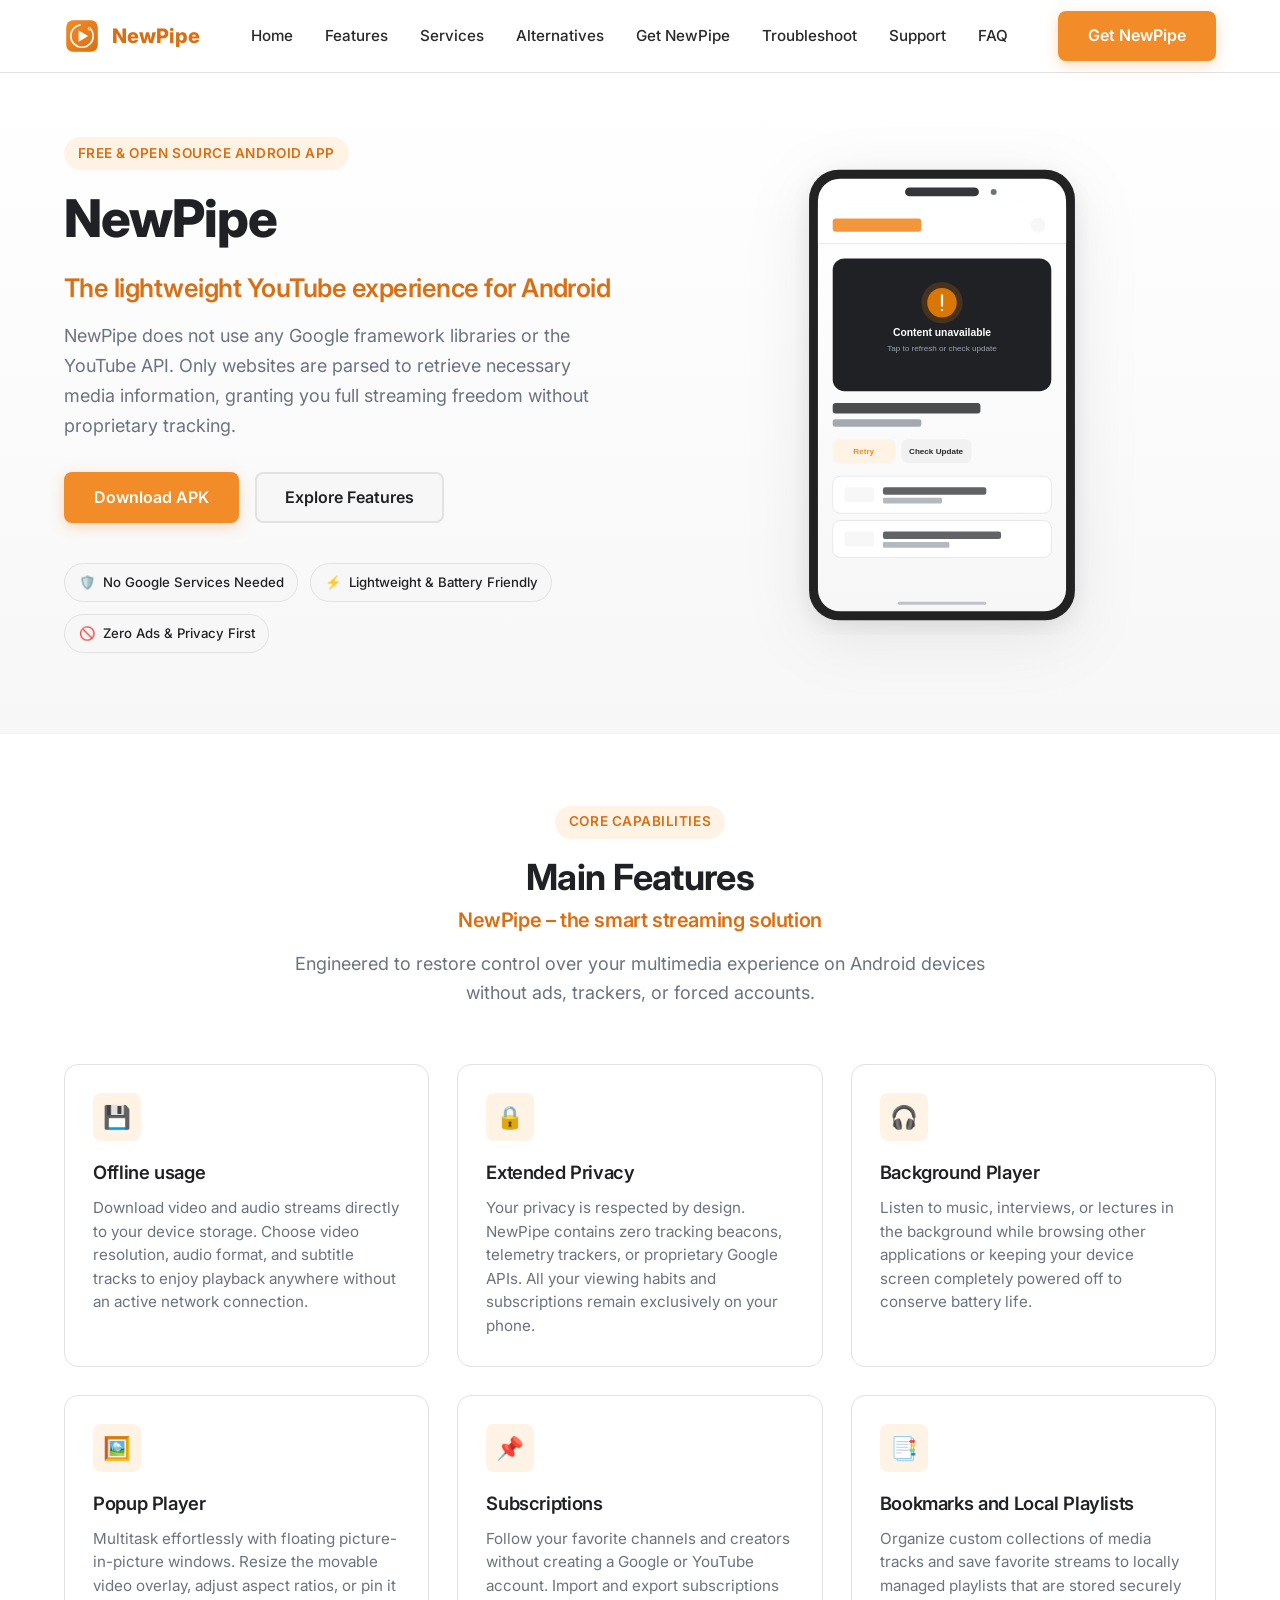
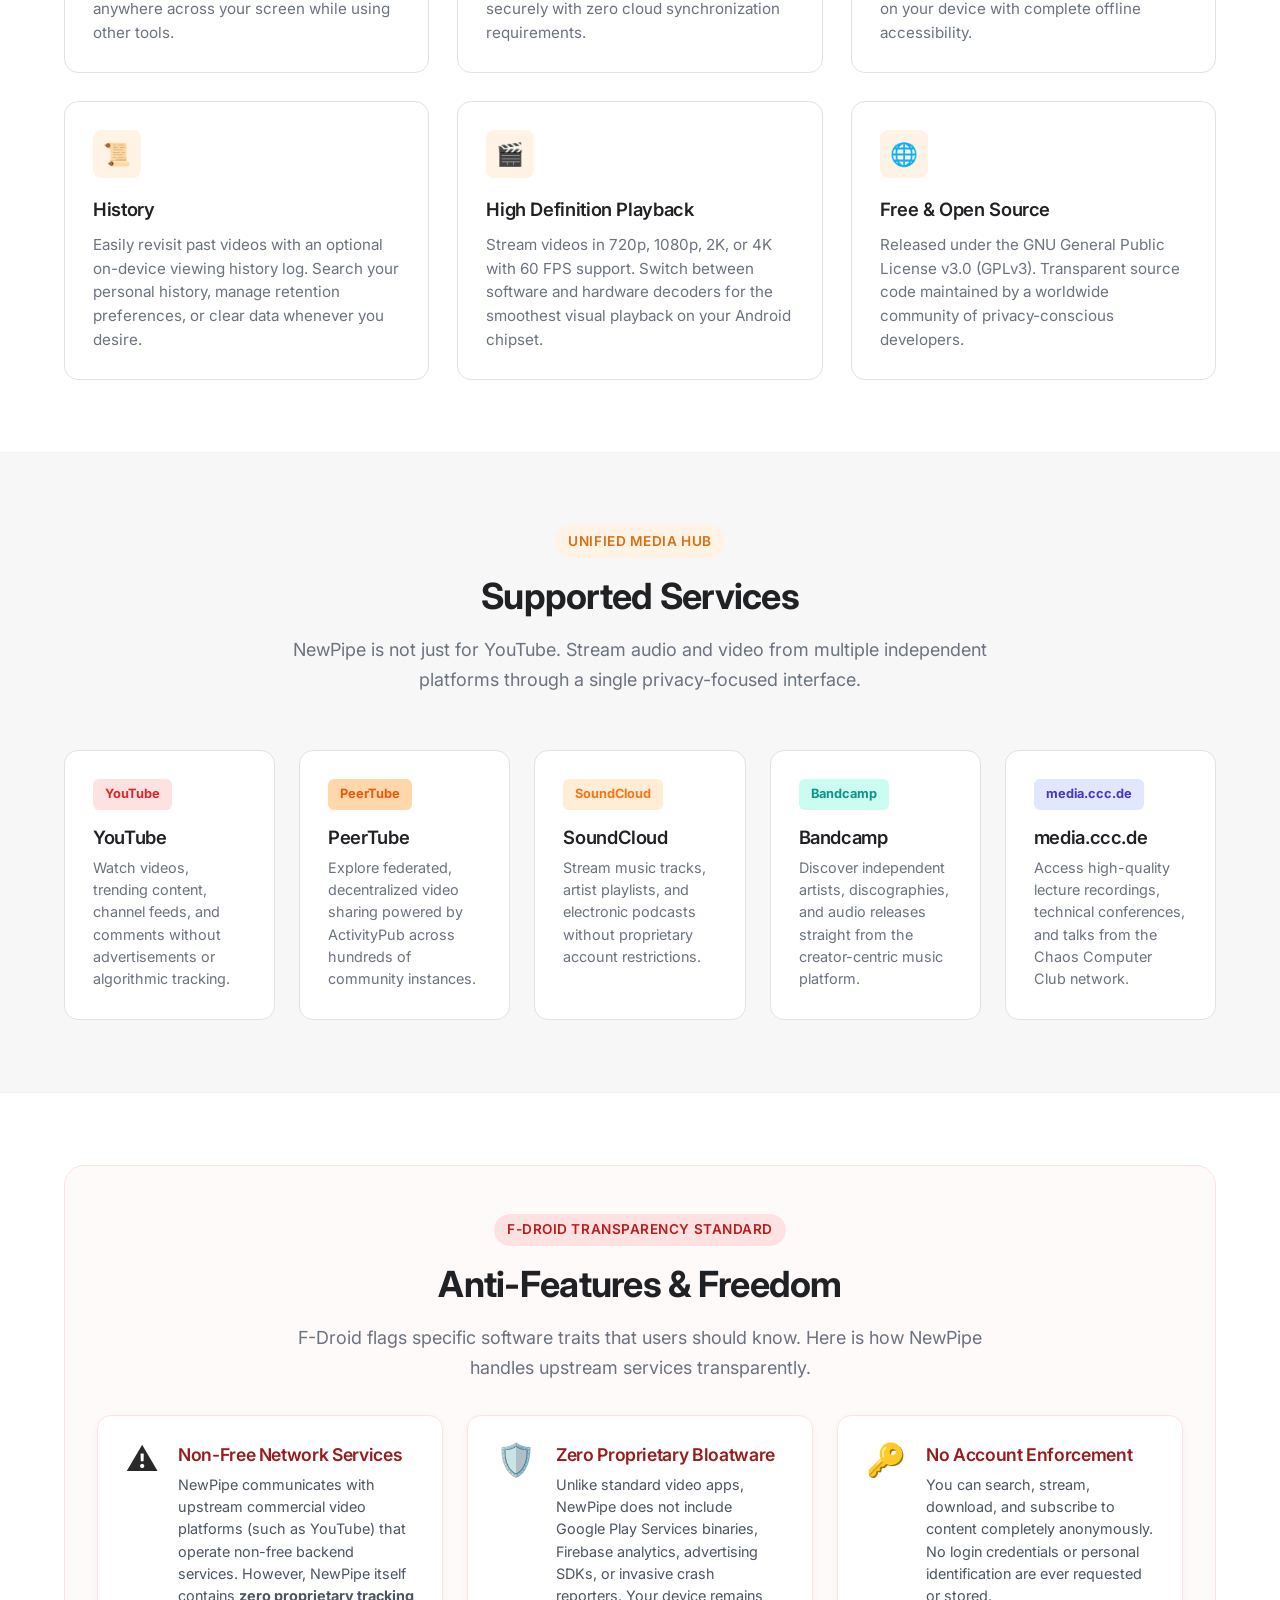
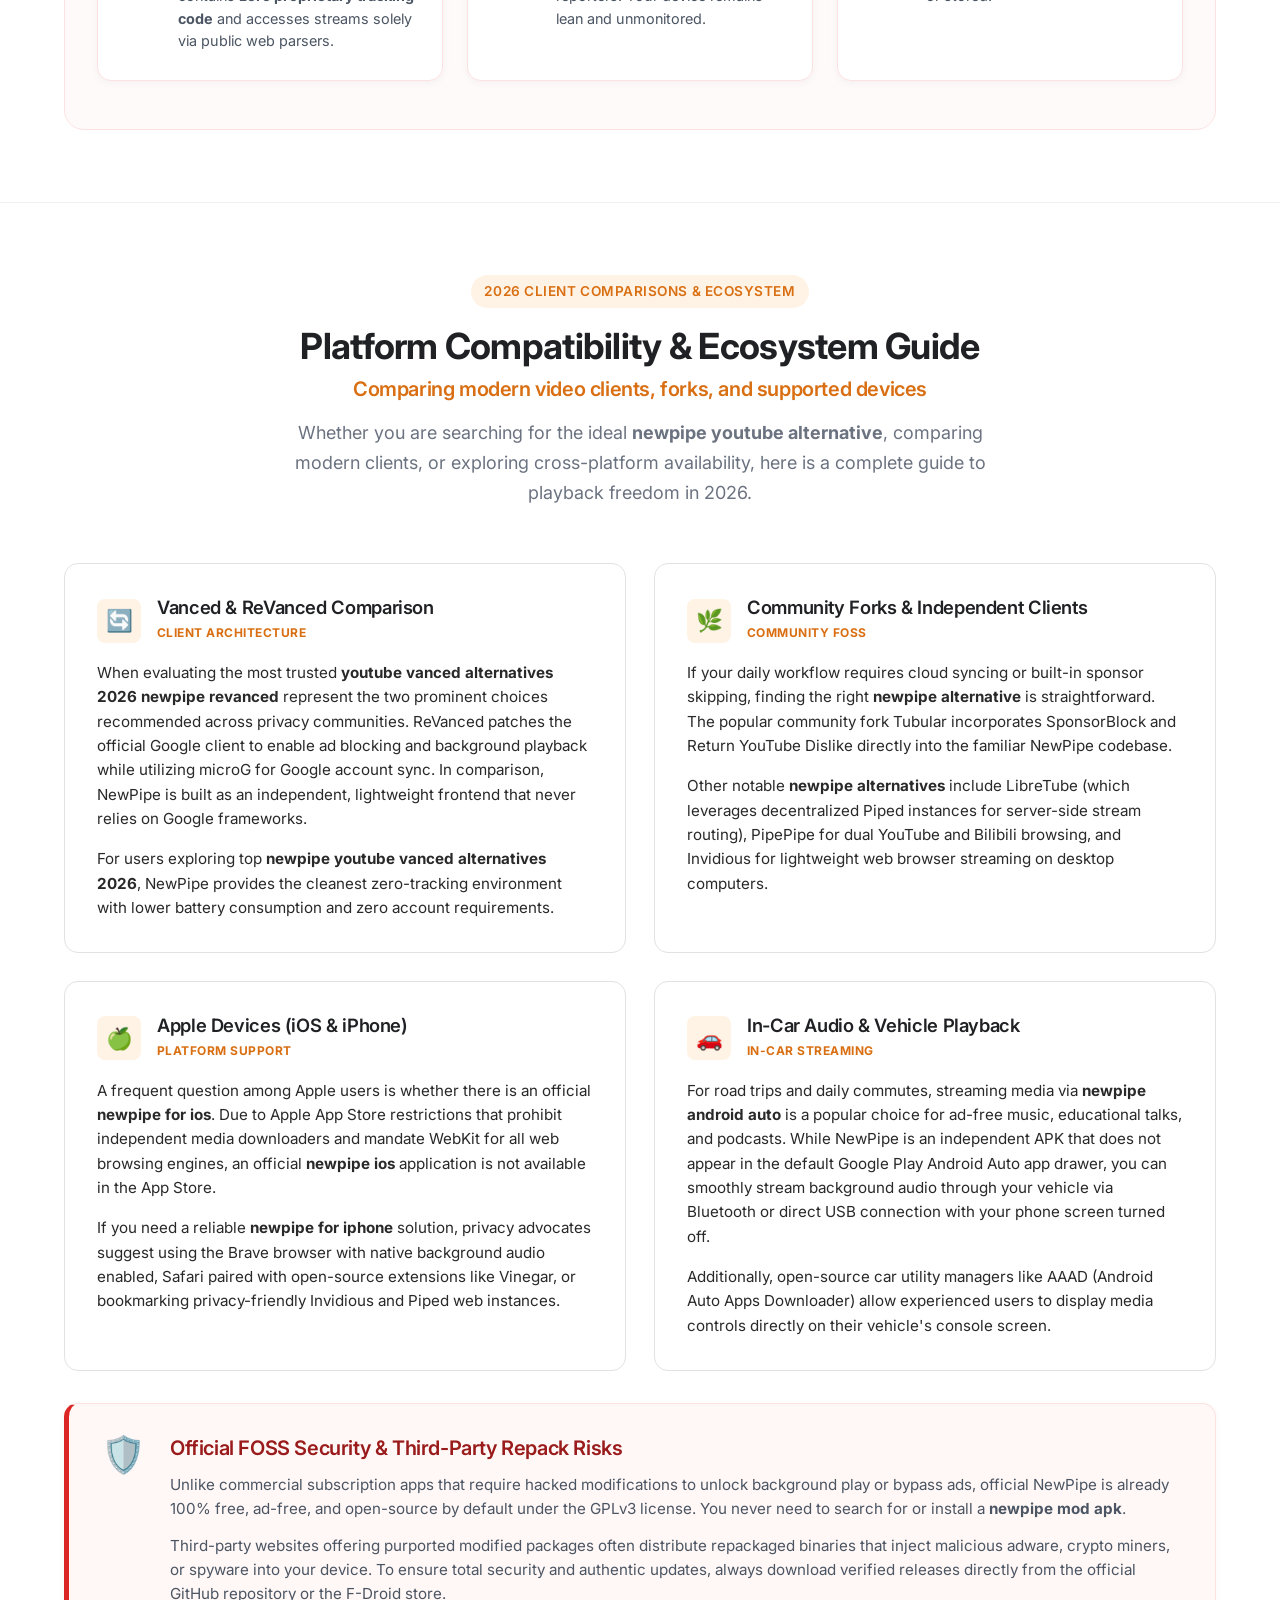
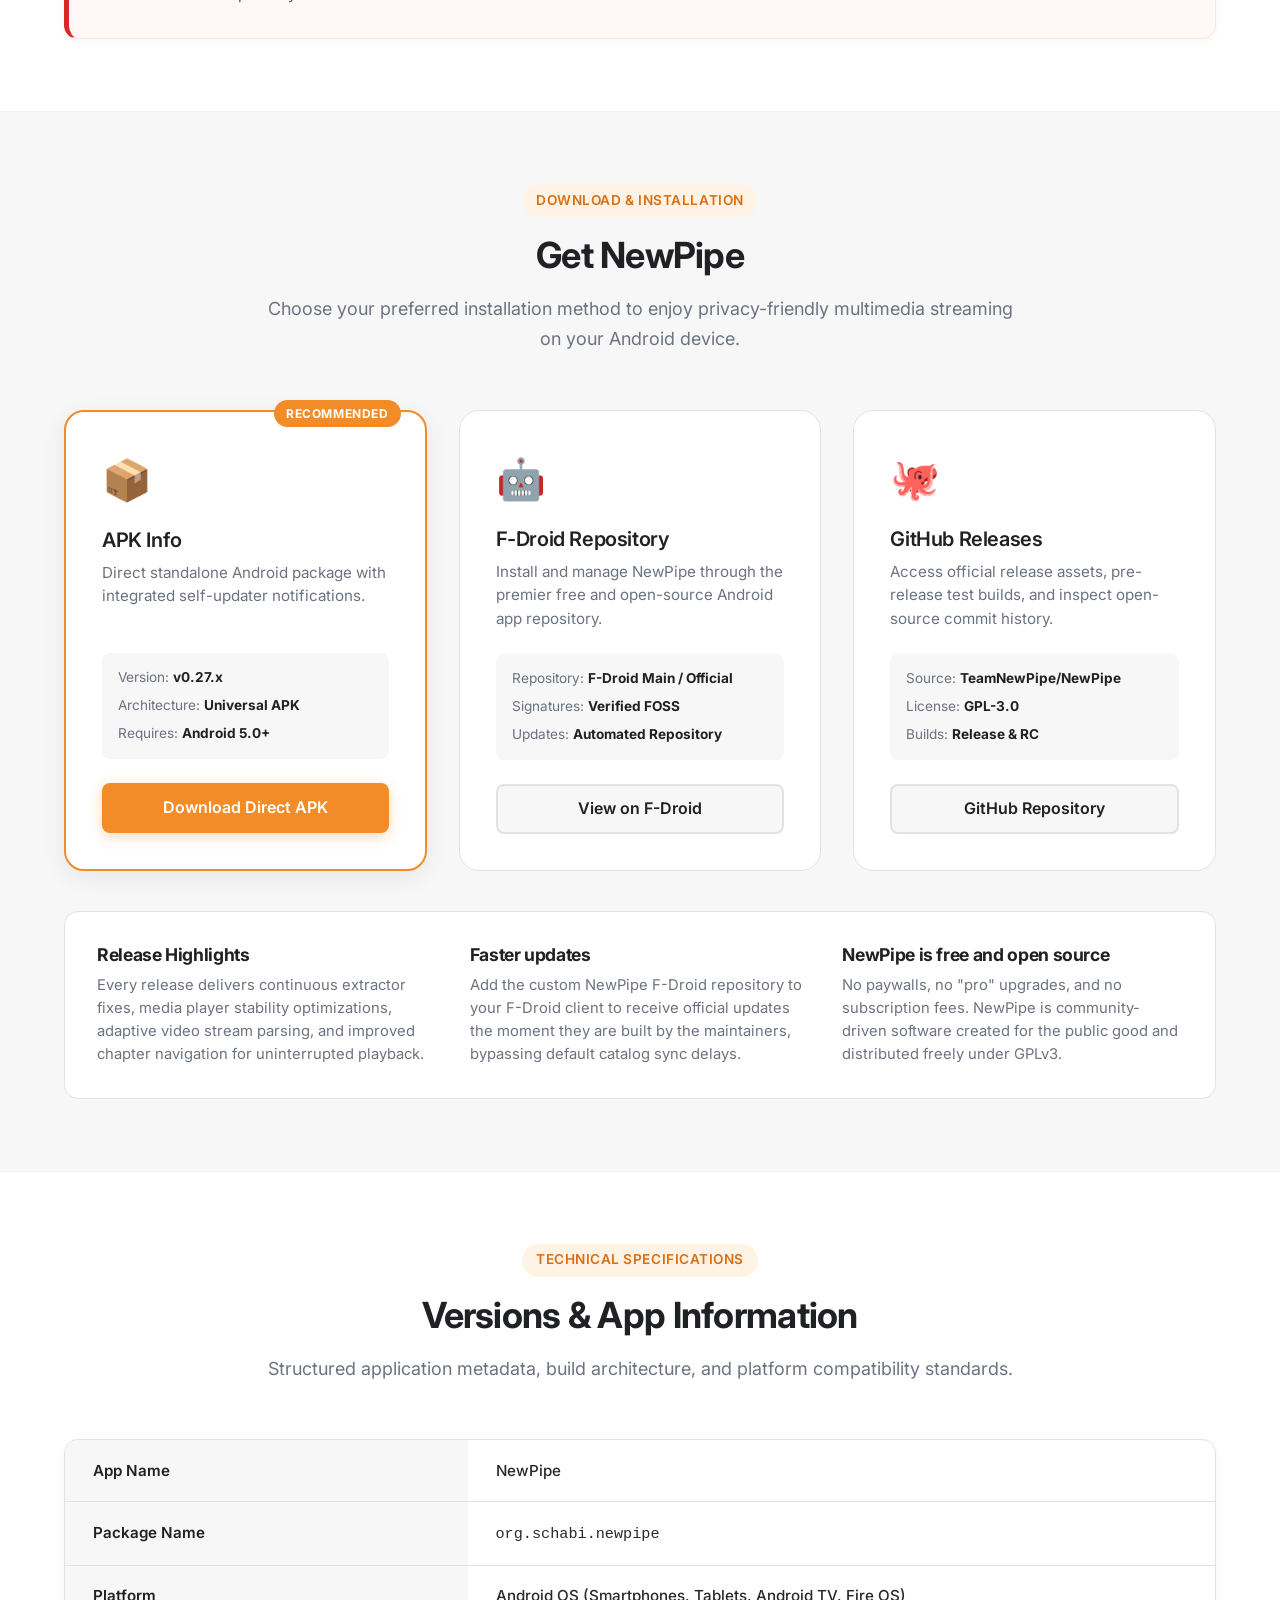
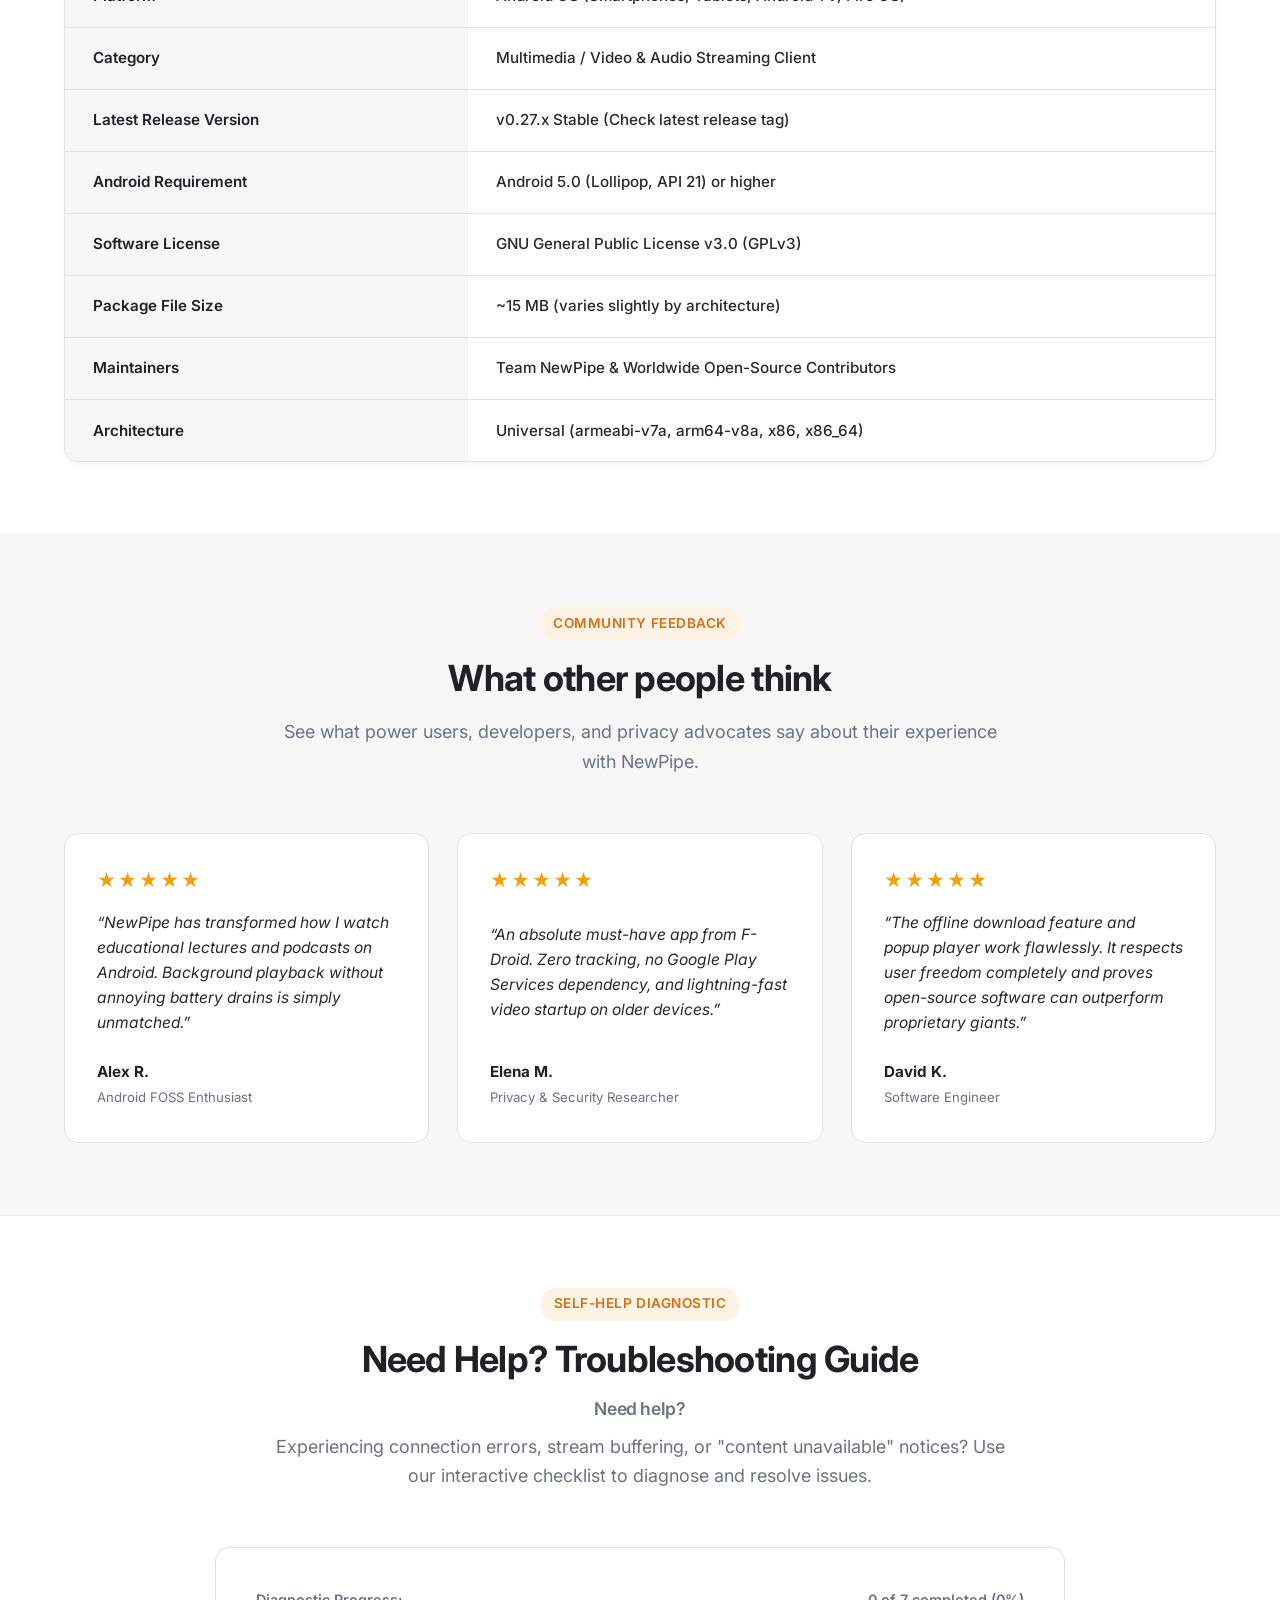
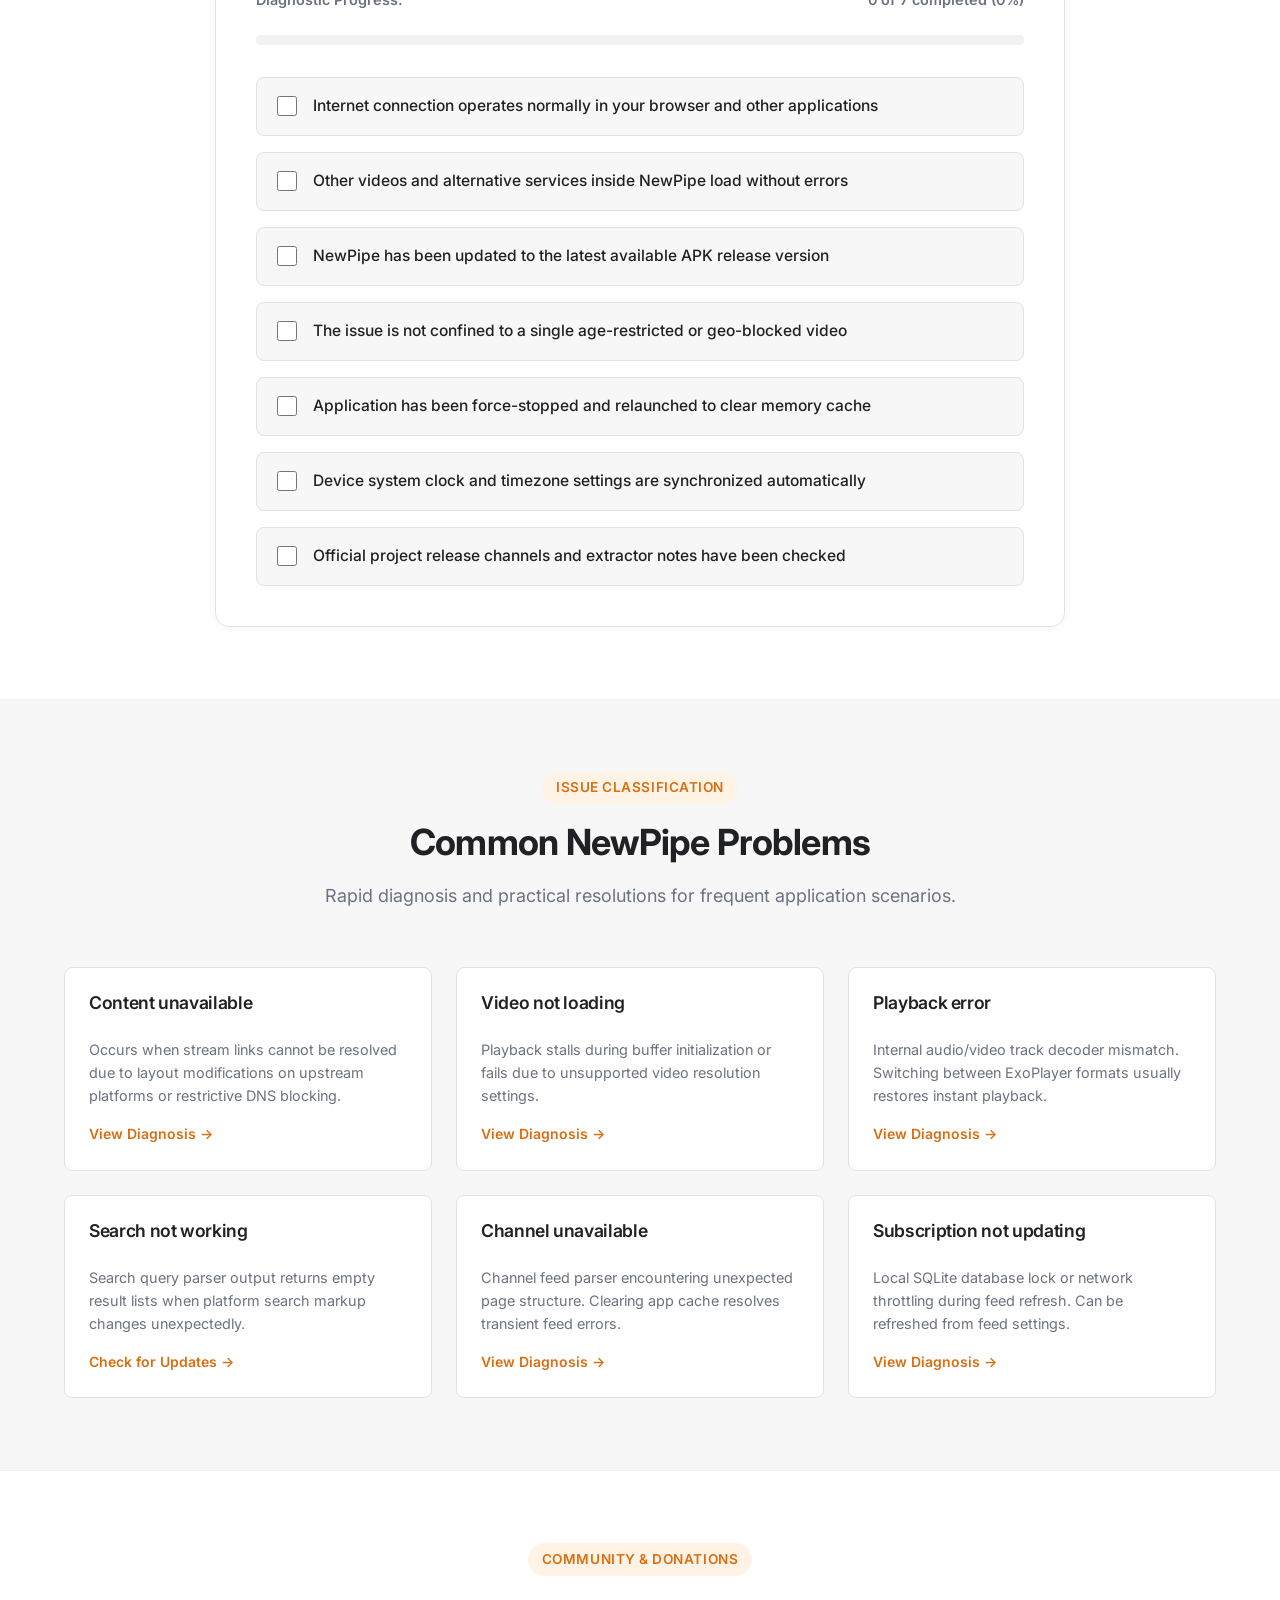
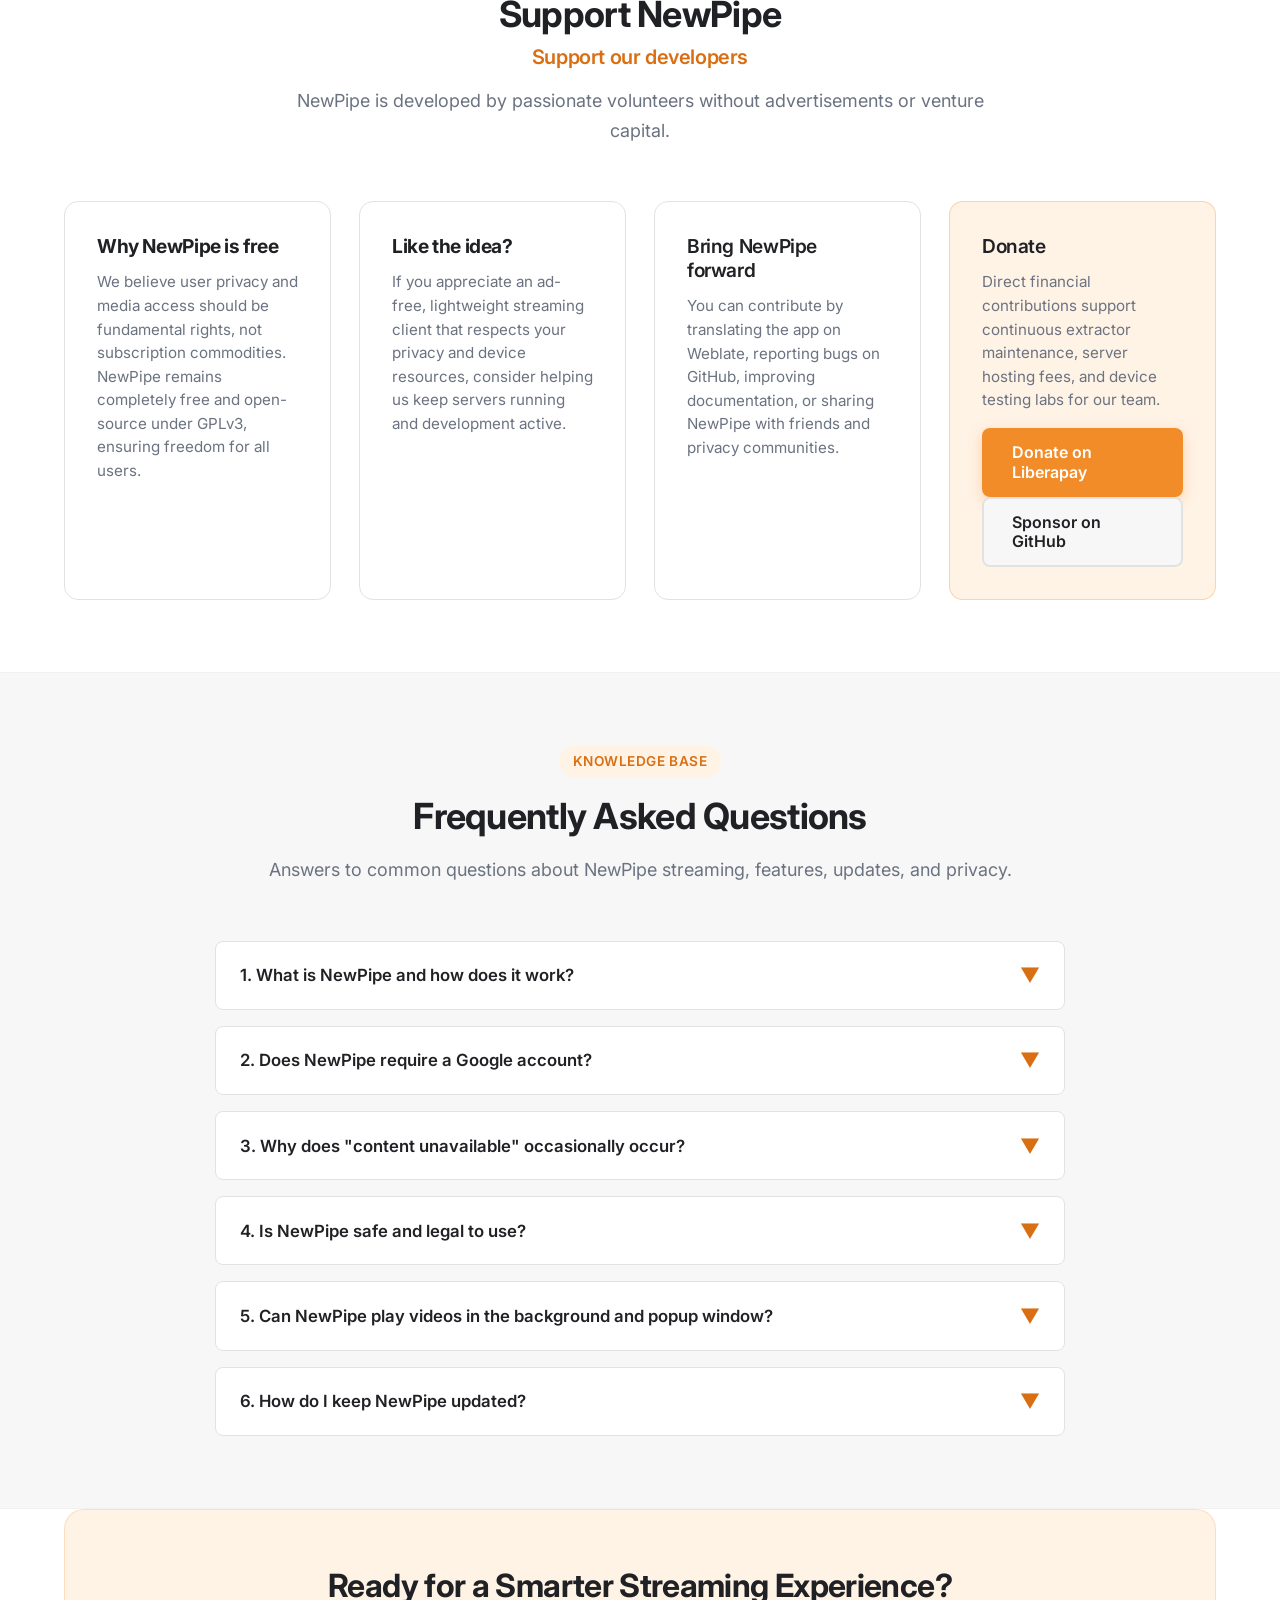
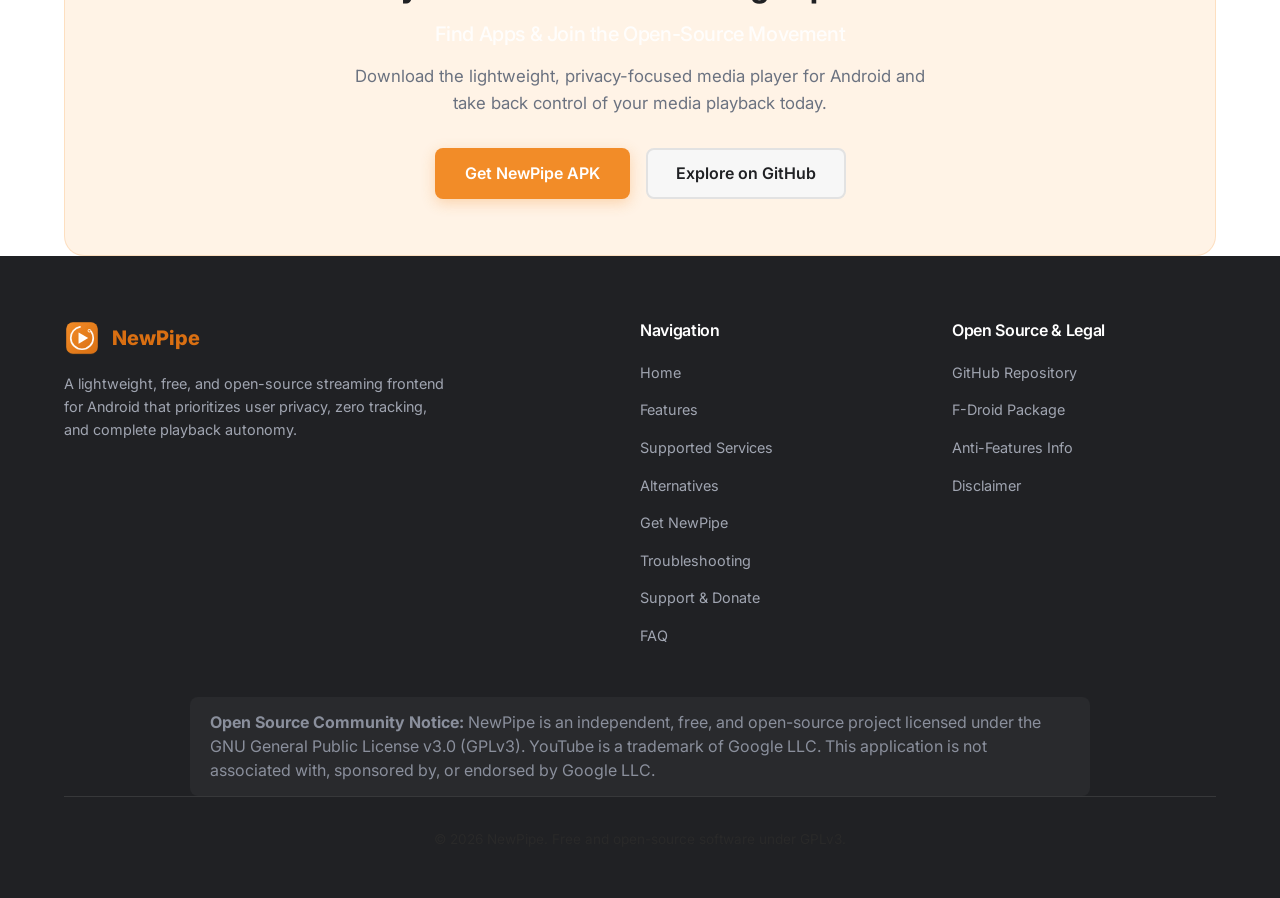
<file: index.html>
<!DOCTYPE html>
<html lang="en">

<head>
  <meta charset="UTF-8">
  <meta name="viewport" content="width=device-width, initial-scale=1.0">
  <title>NewPipe - Free and Open Source YouTube Client for Android</title>
  <meta name="description"
    content="NewPipe offers private YouTube streaming for Android devices with popup and background playback. Download the free open-source APK now for private viewing!">
  <meta name="keywords"
    content="NewPipe, NewPipe APK, free YouTube client, open source YouTube, NewPipe Android, background player, popup player, lightweight YouTube, F-Droid NewPipe">
  <meta name="google-site-verification" content="gTkA-B6f3U-gZTK85P83LOPx6sU4QbuiREYMwpMC9Og" />

  <!-- Open Graph / Meta -->
  <meta property="og:title" content="NewPipe - Free and Open Source YouTube Client for Android">
  <meta property="og:description"
    content="NewPipe delivers private YouTube streaming services for Android devices worldwide with popup and background playback. Download the free open-source APK now!">
  <meta property="og:type" content="website">

  <!-- Favicon -->
  <link rel="icon" type="image/svg+xml" href="favicon.svg">

  <!-- CSS Stylesheet -->
  <link rel="stylesheet" href="css/style.css">
</head>

<body id="home">

  <!-- Header / Navigation Bar -->
  <header class="site-header">
    <div class="container nav-container">
      <a href="#home" class="brand-logo" aria-label="NewPipe Homepage">
        <img src="assets/logo/logo.svg" alt="NewPipe Icon">
        <span>NewPipe</span>
      </a>

      <nav aria-label="Main Navigation">
        <ul class="nav-menu">
          <li><a href="#home" class="nav-link">Home</a></li>
          <li><a href="#features" class="nav-link">Features</a></li>
          <li><a href="#supported-services" class="nav-link">Services</a></li>
          <li><a href="#alternatives" class="nav-link">Alternatives</a></li>
          <li><a href="#get-newpipe" class="nav-link">Get NewPipe</a></li>
          <li><a href="#troubleshooting" class="nav-link">Troubleshoot</a></li>
          <li><a href="#support" class="nav-link">Support</a></li>
          <li><a href="#faq" class="nav-link">FAQ</a></li>
        </ul>
      </nav>

      <div class="nav-actions">
        <a href="#get-newpipe" class="btn btn-primary">Get NewPipe</a>
      </div>

      <button class="hamburger-toggle" aria-expanded="false" aria-label="Toggle navigation menu">
        <div class="hamburger-icon">
          <span></span>
          <span></span>
          <span></span>
        </div>
      </button>
    </div>
  </header>

  <main>
    <!-- Hero Section -->
    <section class="hero-section">
      <div class="container hero-grid">
        <div class="hero-content">
          <div class="badge-tag">Free &amp; Open Source Android App</div>
          <h1>NewPipe</h1>
          <h3 class="hero-subtitle">The lightweight YouTube experience for Android</h3>
          <p class="lead">
            NewPipe does not use any Google framework libraries or the YouTube API. Only websites are parsed to retrieve
            necessary media information, granting you full streaming freedom without proprietary tracking.
          </p>

          <div class="hero-buttons">
            <a href="#get-newpipe" class="btn btn-primary">Download APK</a>
            <a href="#features" class="btn btn-secondary">Explore Features</a>
          </div>

          <!-- Highlight Feature Badges -->
          <div class="hero-highlights">
            <div class="highlight-item">
              <span class="highlight-icon">🛡️</span>
              <span>No Google Services Needed</span>
            </div>
            <div class="highlight-item">
              <span class="highlight-icon">⚡</span>
              <span>Lightweight &amp; Battery Friendly</span>
            </div>
            <div class="highlight-item">
              <span class="highlight-icon">🚫</span>
              <span>Zero Ads &amp; Privacy First</span>
            </div>
          </div>
        </div>

        <div class="hero-visual">
          <img src="assets/images/phone-mockup.svg" alt="NewPipe media player interface on Android device" width="400"
            height="650">
        </div>
      </div>
    </section>

    <!-- Section 1: Main Features -->
    <section id="features">
      <div class="container">
        <div class="section-title-wrap">
          <div class="badge-tag">Core Capabilities</div>
          <h2>Main Features</h2>
          <h3 class="section-subtitle">NewPipe – the smart streaming solution</h3>
          <p class="lead">Engineered to restore control over your multimedia experience on Android devices without ads,
            trackers, or forced accounts.</p>
        </div>

        <div class="grid-3-col">
          <!-- Feature 1: Offline usage -->
          <div class="feature-card">
            <div class="card-icon">💾</div>
            <h3>Offline usage</h3>
            <p>Download video and audio streams directly to your device storage. Choose video resolution, audio format,
              and subtitle tracks to enjoy playback anywhere without an active network connection.</p>
          </div>

          <!-- Feature 2: Extended Privacy -->
          <div class="feature-card">
            <div class="card-icon">🔒</div>
            <h3>Extended Privacy</h3>
            <p>Your privacy is respected by design. NewPipe contains zero tracking beacons, telemetry trackers, or
              proprietary Google APIs. All your viewing habits and subscriptions remain exclusively on your phone.</p>
          </div>

          <!-- Feature 3: Background Player -->
          <div class="feature-card">
            <div class="card-icon">🎧</div>
            <h3>Background Player</h3>
            <p>Listen to music, interviews, or lectures in the background while browsing other applications or keeping
              your device screen completely powered off to conserve battery life.</p>
          </div>

          <!-- Feature 4: Popup Player -->
          <div class="feature-card">
            <div class="card-icon">🖼️</div>
            <h3>Popup Player</h3>
            <p>Multitask effortlessly with floating picture-in-picture windows. Resize the movable video overlay, adjust
              aspect ratios, or pin it anywhere across your screen while using other tools.</p>
          </div>

          <!-- Feature 5: Subscriptions -->
          <div class="feature-card">
            <div class="card-icon">📌</div>
            <h3>Subscriptions</h3>
            <p>Follow your favorite channels and creators without creating a Google or YouTube account. Import and
              export subscriptions securely with zero cloud synchronization requirements.</p>
          </div>

          <!-- Feature 6: Bookmarks and Local Playlists -->
          <div class="feature-card">
            <div class="card-icon">📑</div>
            <h3>Bookmarks and Local Playlists</h3>
            <p>Organize custom collections of media tracks and save favorite streams to locally managed playlists that
              are stored securely on your device with complete offline accessibility.</p>
          </div>

          <!-- Feature 7: History -->
          <div class="feature-card">
            <div class="card-icon">📜</div>
            <h3>History</h3>
            <p>Easily revisit past videos with an optional on-device viewing history log. Search your personal history,
              manage retention preferences, or clear data whenever you desire.</p>
          </div>

          <!-- Feature 8: 4K & High FPS Playback -->
          <div class="feature-card">
            <div class="card-icon">🎬</div>
            <h3>High Definition Playback</h3>
            <p>Stream videos in 720p, 1080p, 2K, or 4K with 60 FPS support. Switch between software and hardware
              decoders for the smoothest visual playback on your Android chipset.</p>
          </div>

          <!-- Feature 9: Free & Open Source -->
          <div class="feature-card">
            <div class="card-icon">🌐</div>
            <h3>Free &amp; Open Source</h3>
            <p>Released under the GNU General Public License v3.0 (GPLv3). Transparent source code maintained by a
              worldwide community of privacy-conscious developers.</p>
          </div>
        </div>
      </div>
    </section>

    <!-- Section 2: Supported Services -->
    <section id="supported-services" class="surface-bg">
      <div class="container">
        <div class="section-title-wrap">
          <div class="badge-tag">Unified Media Hub</div>
          <h2>Supported Services</h2>
          <p class="lead">NewPipe is not just for YouTube. Stream audio and video from multiple independent platforms
            through a single privacy-focused interface.</p>
        </div>

        <div class="services-grid">
          <div class="service-card">
            <div class="service-badge youtube">YouTube</div>
            <h3>YouTube</h3>
            <p>Watch videos, trending content, channel feeds, and comments without advertisements or algorithmic
              tracking.</p>
          </div>

          <div class="service-card">
            <div class="service-badge peertube">PeerTube</div>
            <h3>PeerTube</h3>
            <p>Explore federated, decentralized video sharing powered by ActivityPub across hundreds of community
              instances.</p>
          </div>

          <div class="service-card">
            <div class="service-badge soundcloud">SoundCloud</div>
            <h3>SoundCloud</h3>
            <p>Stream music tracks, artist playlists, and electronic podcasts without proprietary account restrictions.
            </p>
          </div>

          <div class="service-card">
            <div class="service-badge bandcamp">Bandcamp</div>
            <h3>Bandcamp</h3>
            <p>Discover independent artists, discographies, and audio releases straight from the creator-centric music
              platform.</p>
          </div>

          <div class="service-card">
            <div class="service-badge ccc">media.ccc.de</div>
            <h3>media.ccc.de</h3>
            <p>Access high-quality lecture recordings, technical conferences, and talks from the Chaos Computer Club
              network.</p>
          </div>
        </div>
      </div>
    </section>

    <!-- Section 3: Anti-Features & Privacy Architecture (From F-Droid) -->
    <section id="anti-features">
      <div class="container">
        <div class="anti-features-wrapper">
          <div class="section-title-wrap" style="margin-bottom: 2rem;">
            <div class="badge-tag" style="background-color: #fee2e2; color: #b91c1c;">F-Droid Transparency Standard
            </div>
            <h2>Anti-Features &amp; Freedom</h2>
            <p class="lead">F-Droid flags specific software traits that users should know. Here is how NewPipe handles
              upstream services transparently.</p>
          </div>

          <div class="anti-feature-grid">
            <div class="anti-card">
              <div class="anti-icon">⚠️</div>
              <div class="anti-text">
                <h3>Non-Free Network Services</h3>
                <p>NewPipe communicates with upstream commercial video platforms (such as YouTube) that operate non-free
                  backend services. However, NewPipe itself contains <strong>zero proprietary tracking code</strong> and
                  accesses streams solely via public web parsers.</p>
              </div>
            </div>

            <div class="anti-card">
              <div class="anti-icon">🛡️</div>
              <div class="anti-text">
                <h3>Zero Proprietary Bloatware</h3>
                <p>Unlike standard video apps, NewPipe does not include Google Play Services binaries, Firebase
                  analytics, advertising SDKs, or invasive crash reporters. Your device remains lean and unmonitored.
                </p>
              </div>
            </div>

            <div class="anti-card">
              <div class="anti-icon">🔑</div>
              <div class="anti-text">
                <h3>No Account Enforcement</h3>
                <p>You can search, stream, download, and subscribe to content completely anonymously. No login
                  credentials or personal identification are ever requested or stored.</p>
              </div>
            </div>
          </div>
        </div>
      </div>
    </section>

    <!-- Section: Alternatives & Ecosystem Guide (2026) -->
    <section id="alternatives">
      <div class="container">
        <div class="section-title-wrap">
          <div class="badge-tag">2026 Client Comparisons &amp; Ecosystem</div>
          <h2>Platform Compatibility &amp; Ecosystem Guide</h2>
          <h3 class="section-subtitle">Comparing modern video clients, forks, and supported devices</h3>
          <p class="lead">
            Whether you are searching for the ideal <strong>newpipe youtube alternative</strong>, comparing modern clients, or exploring cross-platform availability, here is a complete guide to playback freedom in 2026.
          </p>
        </div>

        <div class="alternatives-grid">
          <!-- Card 1: Vanced & ReVanced Comparison -->
          <div class="alt-card">
            <div class="alt-header">
              <span class="alt-icon">🔄</span>
              <div>
                <h3>Vanced &amp; ReVanced Comparison</h3>
                <span class="alt-badge">Client Architecture</span>
              </div>
            </div>
            <p>
              When evaluating the most trusted <strong>youtube vanced alternatives 2026 newpipe revanced</strong> represent the two prominent choices recommended across privacy communities. ReVanced patches the official Google client to enable ad blocking and background playback while utilizing microG for Google account sync. In comparison, NewPipe is built as an independent, lightweight frontend that never relies on Google frameworks.
            </p>
            <p>
              For users exploring top <strong>newpipe youtube vanced alternatives 2026</strong>, NewPipe provides the cleanest zero-tracking environment with lower battery consumption and zero account requirements.
            </p>
          </div>

          <!-- Card 2: Community Forks & Independent Clients -->
          <div class="alt-card">
            <div class="alt-header">
              <span class="alt-icon">🌿</span>
              <div>
                <h3>Community Forks &amp; Independent Clients</h3>
                <span class="alt-badge">Community FOSS</span>
              </div>
            </div>
            <p>
              If your daily workflow requires cloud syncing or built-in sponsor skipping, finding the right <strong>newpipe alternative</strong> is straightforward. The popular community fork Tubular incorporates SponsorBlock and Return YouTube Dislike directly into the familiar NewPipe codebase.
            </p>
            <p>
              Other notable <strong>newpipe alternatives</strong> include LibreTube (which leverages decentralized Piped instances for server-side stream routing), PipePipe for dual YouTube and Bilibili browsing, and Invidious for lightweight web browser streaming on desktop computers.
            </p>
          </div>

          <!-- Card 3: Apple Devices (iOS & iPhone) -->
          <div class="alt-card">
            <div class="alt-header">
              <span class="alt-icon">🍏</span>
              <div>
                <h3>Apple Devices (iOS &amp; iPhone)</h3>
                <span class="alt-badge">Platform Support</span>
              </div>
            </div>
            <p>
              A frequent question among Apple users is whether there is an official <strong>newpipe for ios</strong>. Due to Apple App Store restrictions that prohibit independent media downloaders and mandate WebKit for all web browsing engines, an official <strong>newpipe ios</strong> application is not available in the App Store.
            </p>
            <p>
              If you need a reliable <strong>newpipe for iphone</strong> solution, privacy advocates suggest using the Brave browser with native background audio enabled, Safari paired with open-source extensions like Vinegar, or bookmarking privacy-friendly Invidious and Piped web instances.
            </p>
          </div>

          <!-- Card 4: In-Car Audio Playback -->
          <div class="alt-card">
            <div class="alt-header">
              <span class="alt-icon">🚗</span>
              <div>
                <h3>In-Car Audio &amp; Vehicle Playback</h3>
                <span class="alt-badge">In-Car Streaming</span>
              </div>
            </div>
            <p>
              For road trips and daily commutes, streaming media via <strong>newpipe android auto</strong> is a popular choice for ad-free music, educational talks, and podcasts. While NewPipe is an independent APK that does not appear in the default Google Play Android Auto app drawer, you can smoothly stream background audio through your vehicle via Bluetooth or direct USB connection with your phone screen turned off.
            </p>
            <p>
              Additionally, open-source car utility managers like AAAD (Android Auto Apps Downloader) allow experienced users to display media controls directly on their vehicle's console screen.
            </p>
          </div>
        </div>

        <!-- Security Warning Box: Official FOSS vs Mod APK -->
        <div class="security-box">
          <div class="security-icon">🛡️</div>
          <div class="security-content">
            <h3>Official FOSS Security &amp; Third-Party Repack Risks</h3>
            <p>
              Unlike commercial subscription apps that require hacked modifications to unlock background play or bypass ads, official NewPipe is already 100% free, ad-free, and open-source by default under the GPLv3 license. You never need to search for or install a <strong>newpipe mod apk</strong>.
            </p>
            <p>
              Third-party websites offering purported modified packages often distribute repackaged binaries that inject malicious adware, crypto miners, or spyware into your device. To ensure total security and authentic updates, always download verified releases directly from the official GitHub repository or the F-Droid store.
            </p>
          </div>
        </div>
      </div>
    </section>

    <!-- Section 4: Get NewPipe / Downloads -->
    <section id="get-newpipe" class="surface-bg">
      <div class="container">
        <div class="section-title-wrap">
          <div class="badge-tag">Download &amp; Installation</div>
          <h2>Get NewPipe</h2>
          <p class="lead">Choose your preferred installation method to enjoy privacy-friendly multimedia streaming on
            your Android device.</p>
        </div>

        <div class="download-grid">
          <!-- Download Option 1: Direct APK -->
          <div class="download-card featured">
            <div class="featured-badge">Recommended</div>
            <div class="dl-icon">📦</div>
            <h3>APK Info</h3>
            <p class="dl-desc">Direct standalone Android package with integrated self-updater notifications.</p>
            <div class="dl-meta">
              <span>Version: <strong>v0.27.x</strong></span>
              <span>Architecture: <strong>Universal APK</strong></span>
              <span>Requires: <strong>Android 5.0+</strong></span>
            </div>
            <a href="https://github.com/TeamNewPipe/NewPipe/releases" target="_blank" rel="noopener noreferrer"
              class="btn btn-primary btn-block">Download Direct APK</a>
          </div>

          <!-- Download Option 2: F-Droid -->
          <div class="download-card">
            <div class="dl-icon">🤖</div>
            <h3>F-Droid Repository</h3>
            <p class="dl-desc">Install and manage NewPipe through the premier free and open-source Android app
              repository.</p>
            <div class="dl-meta">
              <span>Repository: <strong>F-Droid Main / Official</strong></span>
              <span>Signatures: <strong>Verified FOSS</strong></span>
              <span>Updates: <strong>Automated Repository</strong></span>
            </div>
            <a href="https://f-droid.org/en/packages/org.schabi.newpipe/" target="_blank" rel="noopener noreferrer"
              class="btn btn-secondary btn-block">View on F-Droid</a>
          </div>

          <!-- Download Option 3: GitHub Releases -->
          <div class="download-card">
            <div class="dl-icon">🐙</div>
            <h3>GitHub Releases</h3>
            <p class="dl-desc">Access official release assets, pre-release test builds, and inspect open-source commit
              history.</p>
            <div class="dl-meta">
              <span>Source: <strong>TeamNewPipe/NewPipe</strong></span>
              <span>License: <strong>GPL-3.0</strong></span>
              <span>Builds: <strong>Release &amp; RC</strong></span>
            </div>
            <a href="https://github.com/TeamNewPipe/NewPipe" target="_blank" rel="noopener noreferrer"
              class="btn btn-secondary btn-block">GitHub Repository</a>
          </div>
        </div>

        <!-- Release Highlights & Faster Updates -->
        <div class="highlights-container">
          <div class="highlight-column">
            <h4>Release Highlights</h4>
            <p>Every release delivers continuous extractor fixes, media player stability optimizations, adaptive video
              stream parsing, and improved chapter navigation for uninterrupted playback.</p>
          </div>
          <div class="highlight-column">
            <h4>Faster updates</h4>
            <p>Add the custom NewPipe F-Droid repository to your F-Droid client to receive official updates the moment
              they are built by the maintainers, bypassing default catalog sync delays.</p>
          </div>
          <div class="highlight-column">
            <h4>NewPipe is free and open source</h4>
            <p>No paywalls, no "pro" upgrades, and no subscription fees. NewPipe is community-driven software created
              for the public good and distributed freely under GPLv3.</p>
          </div>
        </div>
      </div>
    </section>

    <!-- Section 5: Versions & App Information (Technical Table) -->
    <section id="versions">
      <div class="container">
        <div class="section-title-wrap">
          <div class="badge-tag">Technical Specifications</div>
          <h2>Versions &amp; App Information</h2>
          <p class="lead">Structured application metadata, build architecture, and platform compatibility standards.</p>
        </div>

        <div class="app-info-card">
          <div class="table-responsive">
            <table class="app-info-table">
              <tbody>
                <tr>
                  <th>App Name</th>
                  <td>NewPipe</td>
                </tr>
                <tr>
                  <th>Package Name</th>
                  <td><code>org.schabi.newpipe</code></td>
                </tr>
                <tr>
                  <th>Platform</th>
                  <td>Android OS (Smartphones, Tablets, Android TV, Fire OS)</td>
                </tr>
                <tr>
                  <th>Category</th>
                  <td>Multimedia / Video &amp; Audio Streaming Client</td>
                </tr>
                <tr>
                  <th>Latest Release Version</th>
                  <td>v0.27.x Stable (Check latest release tag)</td>
                </tr>
                <tr>
                  <th>Android Requirement</th>
                  <td>Android 5.0 (Lollipop, API 21) or higher</td>
                </tr>
                <tr>
                  <th>Software License</th>
                  <td>GNU General Public License v3.0 (GPLv3)</td>
                </tr>
                <tr>
                  <th>Package File Size</th>
                  <td>~15 MB (varies slightly by architecture)</td>
                </tr>
                <tr>
                  <th>Maintainers</th>
                  <td>Team NewPipe &amp; Worldwide Open-Source Contributors</td>
                </tr>
                <tr>
                  <th>Architecture</th>
                  <td>Universal (armeabi-v7a, arm64-v8a, x86, x86_64)</td>
                </tr>
              </tbody>
            </table>
          </div>
        </div>
      </div>
    </section>

    <!-- Section 6: What Other People Think -->
    <section id="reviews" class="surface-bg">
      <div class="container">
        <div class="section-title-wrap">
          <div class="badge-tag">Community Feedback</div>
          <h2>What other people think</h2>
          <p class="lead">See what power users, developers, and privacy advocates say about their experience with
            NewPipe.</p>
        </div>

        <div class="grid-3-col">
          <div class="review-card">
            <div class="review-stars">★★★★★</div>
            <p class="review-text">“NewPipe has transformed how I watch educational lectures and podcasts on Android.
              Background playback without annoying battery drains is simply unmatched.”</p>
            <div class="review-author">
              <strong>Alex R.</strong>
              <span>Android FOSS Enthusiast</span>
            </div>
          </div>

          <div class="review-card">
            <div class="review-stars">★★★★★</div>
            <p class="review-text">“An absolute must-have app from F-Droid. Zero tracking, no Google Play Services
              dependency, and lightning-fast video startup on older devices.”</p>
            <div class="review-author">
              <strong>Elena M.</strong>
              <span>Privacy &amp; Security Researcher</span>
            </div>
          </div>

          <div class="review-card">
            <div class="review-stars">★★★★★</div>
            <p class="review-text">“The offline download feature and popup player work flawlessly. It respects user
              freedom completely and proves open-source software can outperform proprietary giants.”</p>
            <div class="review-author">
              <strong>David K.</strong>
              <span>Software Engineer</span>
            </div>
          </div>
        </div>
      </div>
    </section>

    <!-- Section 7: Need help? Troubleshooting Guide (Preserved & Enhanced) -->
    <section id="troubleshooting">
      <div class="container">
        <div class="section-title-wrap">
          <div class="badge-tag">Self-Help Diagnostic</div>
          <h2>Need Help? Troubleshooting Guide</h2>
          <h4 class="section-subheading">Need help?</h4>
          <p class="lead">Experiencing connection errors, stream buffering, or "content unavailable" notices? Use our
            interactive checklist to diagnose and resolve issues.</p>
        </div>

        <div class="checklist-wrapper">
          <div class="checklist-status-text">
            <span>Diagnostic Progress:</span>
            <span id="checklist-count">0 of 7 completed (0%)</span>
          </div>

          <div class="checklist-progress-bar">
            <div class="checklist-progress-fill" id="checklist-progress"></div>
          </div>

          <div class="checklist-items">
            <label class="checklist-item">
              <input type="checkbox" id="chk1">
              <span>Internet connection operates normally in your browser and other applications</span>
            </label>

            <label class="checklist-item">
              <input type="checkbox" id="chk2">
              <span>Other videos and alternative services inside NewPipe load without errors</span>
            </label>

            <label class="checklist-item">
              <input type="checkbox" id="chk3">
              <span>NewPipe has been updated to the latest available APK release version</span>
            </label>

            <label class="checklist-item">
              <input type="checkbox" id="chk4">
              <span>The issue is not confined to a single age-restricted or geo-blocked video</span>
            </label>

            <label class="checklist-item">
              <input type="checkbox" id="chk5">
              <span>Application has been force-stopped and relaunched to clear memory cache</span>
            </label>

            <label class="checklist-item">
              <input type="checkbox" id="chk6">
              <span>Device system clock and timezone settings are synchronized automatically</span>
            </label>

            <label class="checklist-item">
              <input type="checkbox" id="chk7">
              <span>Official project release channels and extractor notes have been checked</span>
            </label>
          </div>
        </div>
      </div>
    </section>

    <!-- Section 8: Common NewPipe Problems (Preserved) -->
    <section id="common-problems" class="surface-bg">
      <div class="container">
        <div class="section-title-wrap">
          <div class="badge-tag">Issue Classification</div>
          <h2>Common NewPipe Problems</h2>
          <p class="lead">Rapid diagnosis and practical resolutions for frequent application scenarios.</p>
        </div>

        <div class="problems-grid">
          <div class="problem-card">
            <h3>Content unavailable</h3>
            <p>Occurs when stream links cannot be resolved due to layout modifications on upstream platforms or
              restrictive DNS blocking.</p>
            <a href="#troubleshooting" class="btn-link">View Diagnosis &rarr;</a>
          </div>

          <div class="problem-card">
            <h3>Video not loading</h3>
            <p>Playback stalls during buffer initialization or fails due to unsupported video resolution settings.</p>
            <a href="#troubleshooting" class="btn-link">View Diagnosis &rarr;</a>
          </div>

          <div class="problem-card">
            <h3>Playback error</h3>
            <p>Internal audio/video track decoder mismatch. Switching between ExoPlayer formats usually restores instant
              playback.</p>
            <a href="#troubleshooting" class="btn-link">View Diagnosis &rarr;</a>
          </div>

          <div class="problem-card">
            <h3>Search not working</h3>
            <p>Search query parser output returns empty result lists when platform search markup changes unexpectedly.
            </p>
            <a href="#get-newpipe" class="btn-link">Check for Updates &rarr;</a>
          </div>

          <div class="problem-card">
            <h3>Channel unavailable</h3>
            <p>Channel feed parser encountering unexpected page structure. Clearing app cache resolves transient feed
              errors.</p>
            <a href="#troubleshooting" class="btn-link">View Diagnosis &rarr;</a>
          </div>

          <div class="problem-card">
            <h3>Subscription not updating</h3>
            <p>Local SQLite database lock or network throttling during feed refresh. Can be refreshed from feed
              settings.</p>
            <a href="#troubleshooting" class="btn-link">View Diagnosis &rarr;</a>
          </div>
        </div>
      </div>
    </section>

    <!-- Section 9: Support NewPipe & Support Our Developers -->
    <section id="support">
      <div class="container">
        <div class="section-title-wrap">
          <div class="badge-tag">Community &amp; Donations</div>
          <h2>Support NewPipe</h2>
          <h3 class="section-subtitle">Support our developers</h3>
          <p class="lead">NewPipe is developed by passionate volunteers without advertisements or venture capital.</p>
        </div>

        <div class="support-grid">
          <div class="support-card">
            <h4>Why NewPipe is free</h4>
            <p>We believe user privacy and media access should be fundamental rights, not subscription commodities.
              NewPipe remains completely free and open-source under GPLv3, ensuring freedom for all users.</p>
          </div>

          <div class="support-card">
            <h4>Like the idea?</h4>
            <p>If you appreciate an ad-free, lightweight streaming client that respects your privacy and device
              resources, consider helping us keep servers running and development active.</p>
          </div>

          <div class="support-card">
            <h3>Bring NewPipe forward</h3>
            <p>You can contribute by translating the app on Weblate, reporting bugs on GitHub, improving documentation,
              or sharing NewPipe with friends and privacy communities.</p>
          </div>

          <div class="support-card donate-card">
            <h3>Donate</h3>
            <p>Direct financial contributions support continuous extractor maintenance, server hosting fees, and device
              testing labs for our team.</p>
            <div class="btn-group" style="margin-top: 1rem;">
              <a href="https://liberapay.com/TeamNewPipe" target="_blank" rel="noopener noreferrer"
                class="btn btn-primary">Donate on Liberapay</a>
              <a href="https://github.com/TeamNewPipe/NewPipe" target="_blank" rel="noopener noreferrer"
                class="btn btn-secondary">Sponsor on GitHub</a>
            </div>
          </div>
        </div>
      </div>
    </section>

    <!-- Section 10: Frequently Asked Questions (Preserved) -->
    <section id="faq" class="surface-bg">
      <div class="container">
        <div class="section-title-wrap">
          <div class="badge-tag">Knowledge Base</div>
          <h2>Frequently Asked Questions</h2>
          <p class="lead">Answers to common questions about NewPipe streaming, features, updates, and privacy.</p>
        </div>

        <div class="faq-wrapper">
          <!-- FAQ Item 1 -->
          <div class="faq-item">
            <button class="faq-button" aria-expanded="false" aria-controls="faq-ans-1">
              <span>1. What is NewPipe and how does it work?</span>
              <span class="faq-icon" aria-hidden="true">▼</span>
            </button>
            <div id="faq-ans-1" class="faq-content">
              <div class="faq-body">
                NewPipe is a free, lightweight, and open-source multimedia client for Android. Rather than using the
                official YouTube API or proprietary Google libraries, NewPipe uses an independent parser library called
                NewPipeExtractor to retrieve video streams, channel feeds, and comments directly from public web markup.
              </div>
            </div>
          </div>

          <!-- FAQ Item 2 -->
          <div class="faq-item">
            <button class="faq-button" aria-expanded="false" aria-controls="faq-ans-2">
              <span>2. Does NewPipe require a Google account?</span>
              <span class="faq-icon" aria-hidden="true">▼</span>
            </button>
            <div id="faq-ans-2" class="faq-content">
              <div class="faq-body">
                No. NewPipe operates completely without a Google account. You can search, stream, bookmark, and
                subscribe to channels anonymously. All subscriptions, history, and playlists are stored exclusively on
                your device.
              </div>
            </div>
          </div>

          <!-- FAQ Item 3 -->
          <div class="faq-item">
            <button class="faq-button" aria-expanded="false" aria-controls="faq-ans-3">
              <span>3. Why does "content unavailable" occasionally occur?</span>
              <span class="faq-icon" aria-hidden="true">▼</span>
            </button>
            <div id="faq-ans-3" class="faq-content">
              <div class="faq-body">
                Because NewPipe parses public streaming websites directly, backend structural changes made by upstream
                platforms can temporarily prevent the extractor from identifying stream endpoints. Maintainers promptly
                release extractor patches to restore playback compatibility.
              </div>
            </div>
          </div>

          <!-- FAQ Item 4 -->
          <div class="faq-item">
            <button class="faq-button" aria-expanded="false" aria-controls="faq-ans-4">
              <span>4. Is NewPipe safe and legal to use?</span>
              <span class="faq-icon" aria-hidden="true">▼</span>
            </button>
            <div id="faq-ans-4" class="faq-content">
              <div class="faq-body">
                Yes. NewPipe is 100% free and open-source software licensed under GPLv3. It contains no spyware, ads, or
                hidden telemetry. It functions like a specialized web browser accessing publicly available media.
              </div>
            </div>
          </div>

          <!-- FAQ Item 5 -->
          <div class="faq-item">
            <button class="faq-button" aria-expanded="false" aria-controls="faq-ans-5">
              <span>5. Can NewPipe play videos in the background and popup window?</span>
              <span class="faq-icon" aria-hidden="true">▼</span>
            </button>
            <div id="faq-ans-5" class="faq-content">
              <div class="faq-body">
                Yes. Background audio playback and picture-in-picture floating popup windows are built-in native
                features available for all supported platforms without any subscription or payment.
              </div>
            </div>
          </div>

          <!-- FAQ Item 6 -->
          <div class="faq-item">
            <button class="faq-button" aria-expanded="false" aria-controls="faq-ans-6">
              <span>6. How do I keep NewPipe updated?</span>
              <span class="faq-icon" aria-hidden="true">▼</span>
            </button>
            <div id="faq-ans-6" class="faq-content">
              <div class="faq-body">
                You can keep NewPipe updated by downloading releases directly from the GitHub releases page, or by using
                the F-Droid client with the official NewPipe repository enabled for instant automated update
                notifications.
              </div>
            </div>
          </div>
        </div>
      </div>
    </section>

    <!-- Section 11: Call to Action / Find Apps -->
    <section class="container">
      <div class="cta-banner">
        <h2>Ready for a Smarter Streaming Experience?</h2>
        <h3 style="color: #ffffff; opacity: 0.9; font-size: 1.25rem; font-weight: 500; margin-bottom: 1rem;">Find Apps
          &amp; Join the Open-Source Movement</h3>
        <p>Download the lightweight, privacy-focused media player for Android and take back control of your media
          playback today.</p>
        <div class="btn-group">
          <a href="#get-newpipe" class="btn btn-primary">Get NewPipe APK</a>
          <a href="https://github.com/TeamNewPipe/NewPipe" target="_blank" rel="noopener noreferrer"
            class="btn btn-secondary">Explore on GitHub</a>
        </div>
      </div>
    </section>
  </main>

  <!-- Minimalist Professional Footer -->
  <footer class="site-footer">
    <div class="container">
      <div class="footer-grid">
        <div class="footer-brand">
          <a href="#home" class="brand-logo">
            <img src="assets/logo/logo.svg" alt="NewPipe Logo">
            <span>NewPipe</span>
          </a>
          <p>
            A lightweight, free, and open-source streaming frontend for Android that prioritizes user privacy, zero
            tracking, and complete playback autonomy.
          </p>
        </div>

        <div class="footer-col">
          <h4>Navigation</h4>
          <ul class="footer-links">
            <li><a href="#home">Home</a></li>
            <li><a href="#features">Features</a></li>
            <li><a href="#supported-services">Supported Services</a></li>
            <li><a href="#alternatives">Alternatives</a></li>
            <li><a href="#get-newpipe">Get NewPipe</a></li>
            <li><a href="#troubleshooting">Troubleshooting</a></li>
            <li><a href="#support">Support &amp; Donate</a></li>
            <li><a href="#faq">FAQ</a></li>
          </ul>
        </div>

        <div class="footer-col">
          <h4>Open Source &amp; Legal</h4>
          <ul class="footer-links">
            <li><a href="https://github.com/TeamNewPipe/NewPipe" target="_blank" rel="noopener noreferrer">GitHub
                Repository</a></li>
            <li><a href="https://f-droid.org/en/packages/org.schabi.newpipe/" target="_blank"
                rel="noopener noreferrer">F-Droid Package</a></li>
            <li><a href="#anti-features">Anti-Features Info</a></li>
            <li><a href="#disclaimer">Disclaimer</a></li>
          </ul>
        </div>
      </div>

      <div class="disclaimer-box" id="disclaimer">
        <strong>Open Source Community Notice:</strong> NewPipe is an independent, free, and open-source project licensed
        under the GNU General Public License v3.0 (GPLv3). YouTube is a trademark of Google LLC. This application is not
        associated with, sponsored by, or endorsed by Google LLC.
      </div>

      <div class="footer-bottom">
        <p>&copy; 2026 NewPipe. Free and open-source software under GPLv3.</p>
      </div>
    </div>
  </footer>

  <!-- Vanilla JavaScript File -->
  <script src="js/script.js"></script>
</body>

</html>
</file>
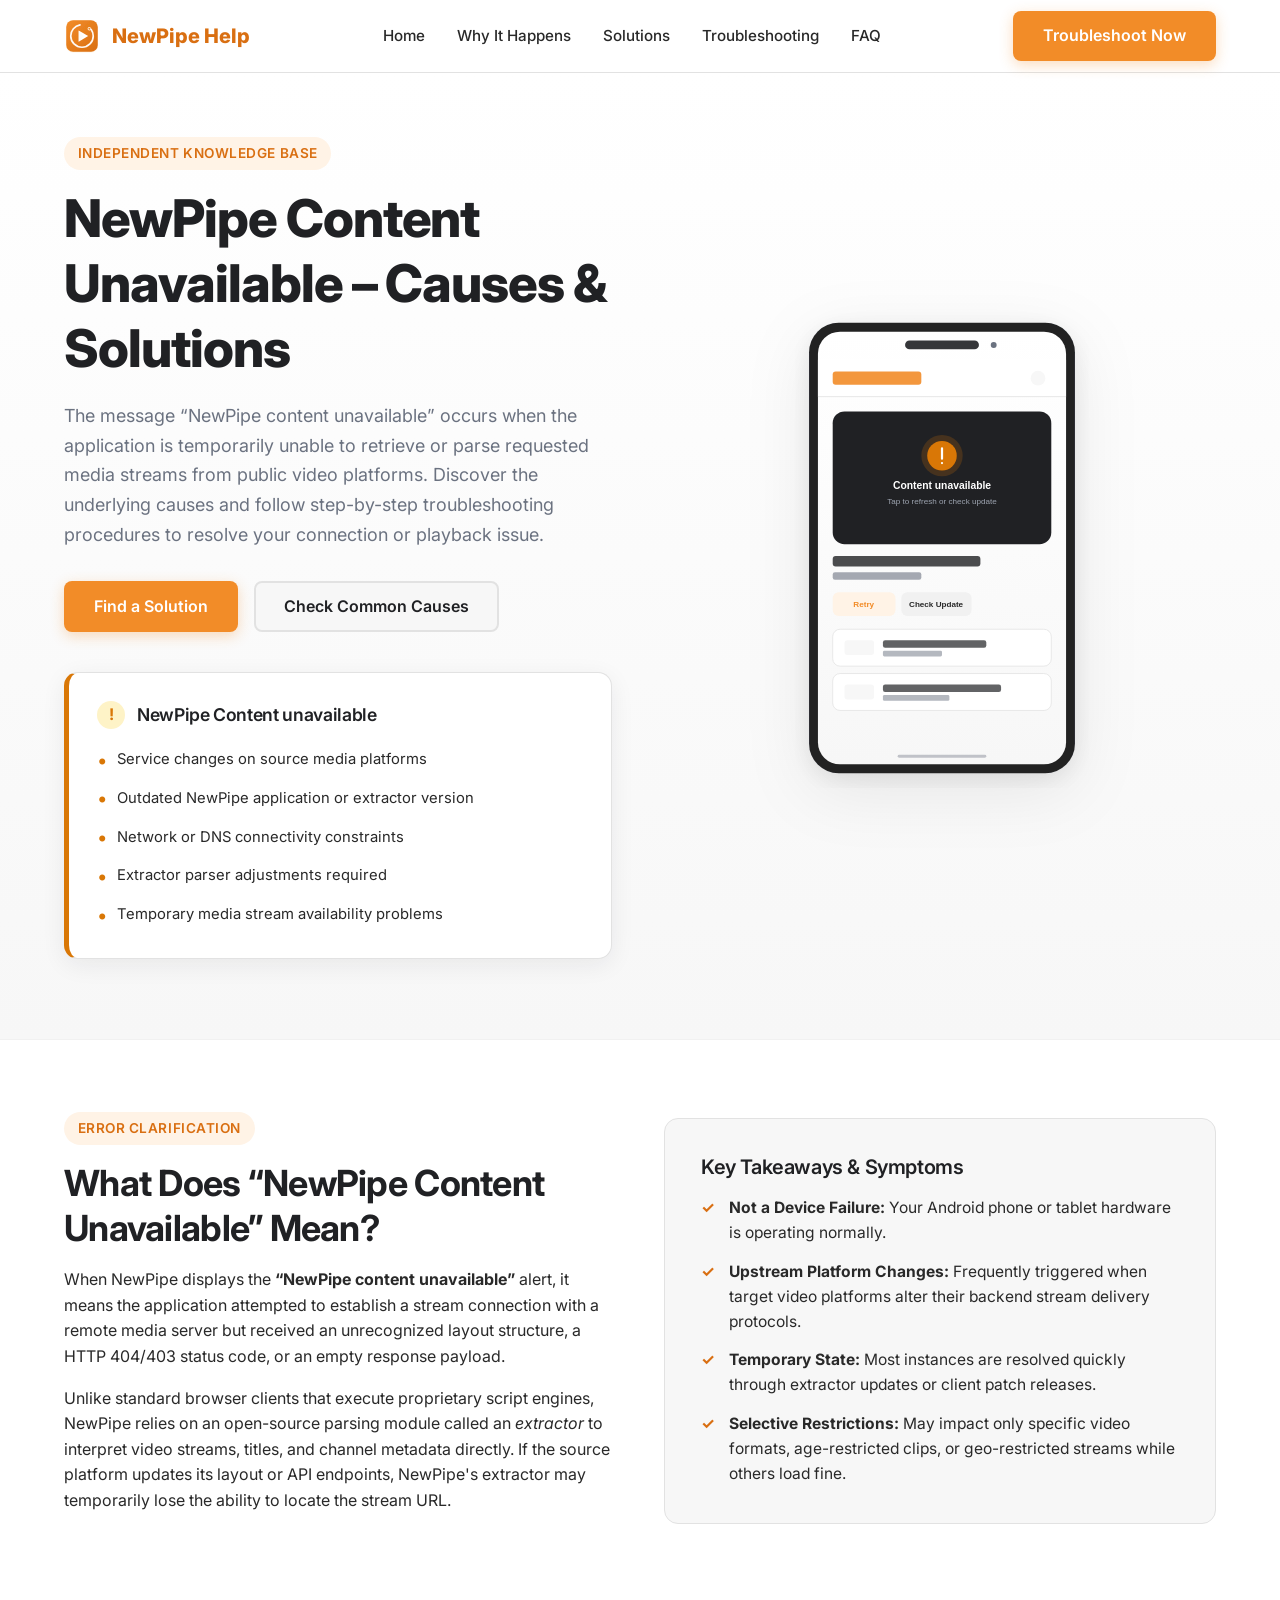
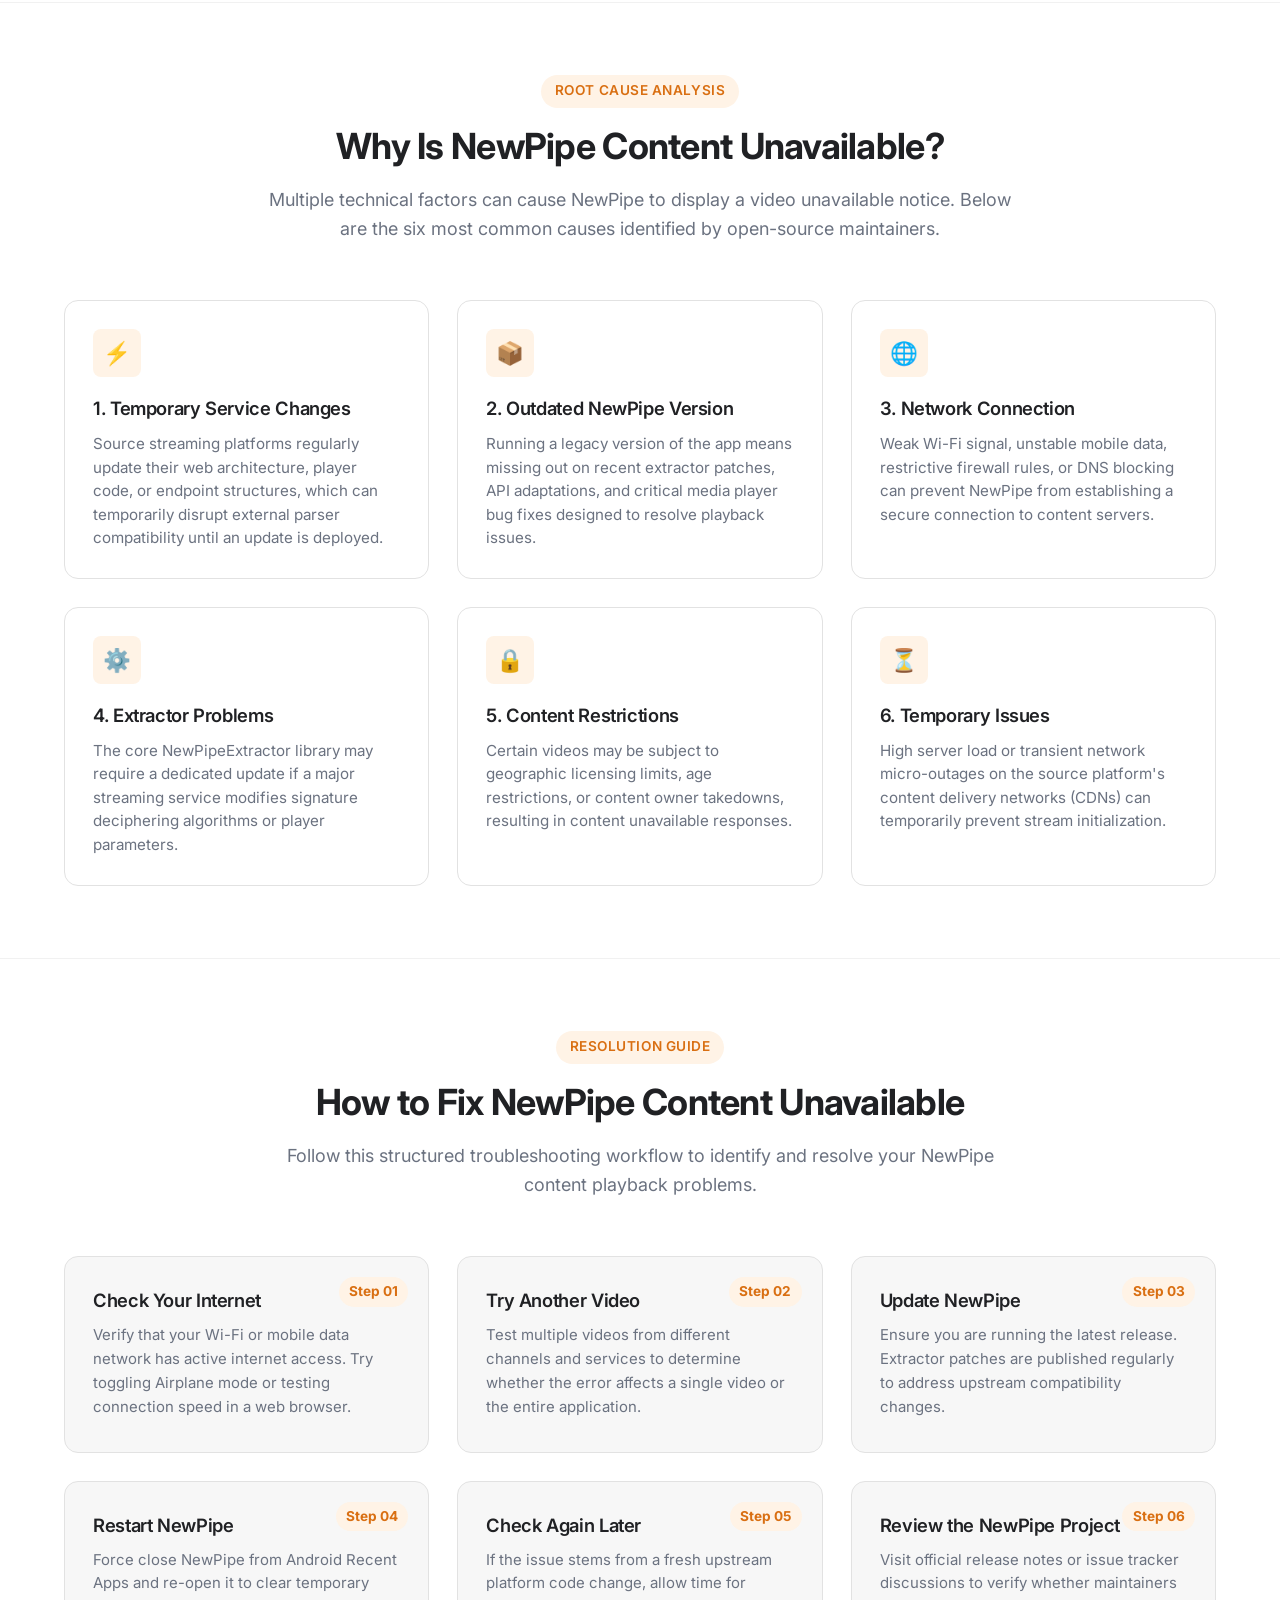
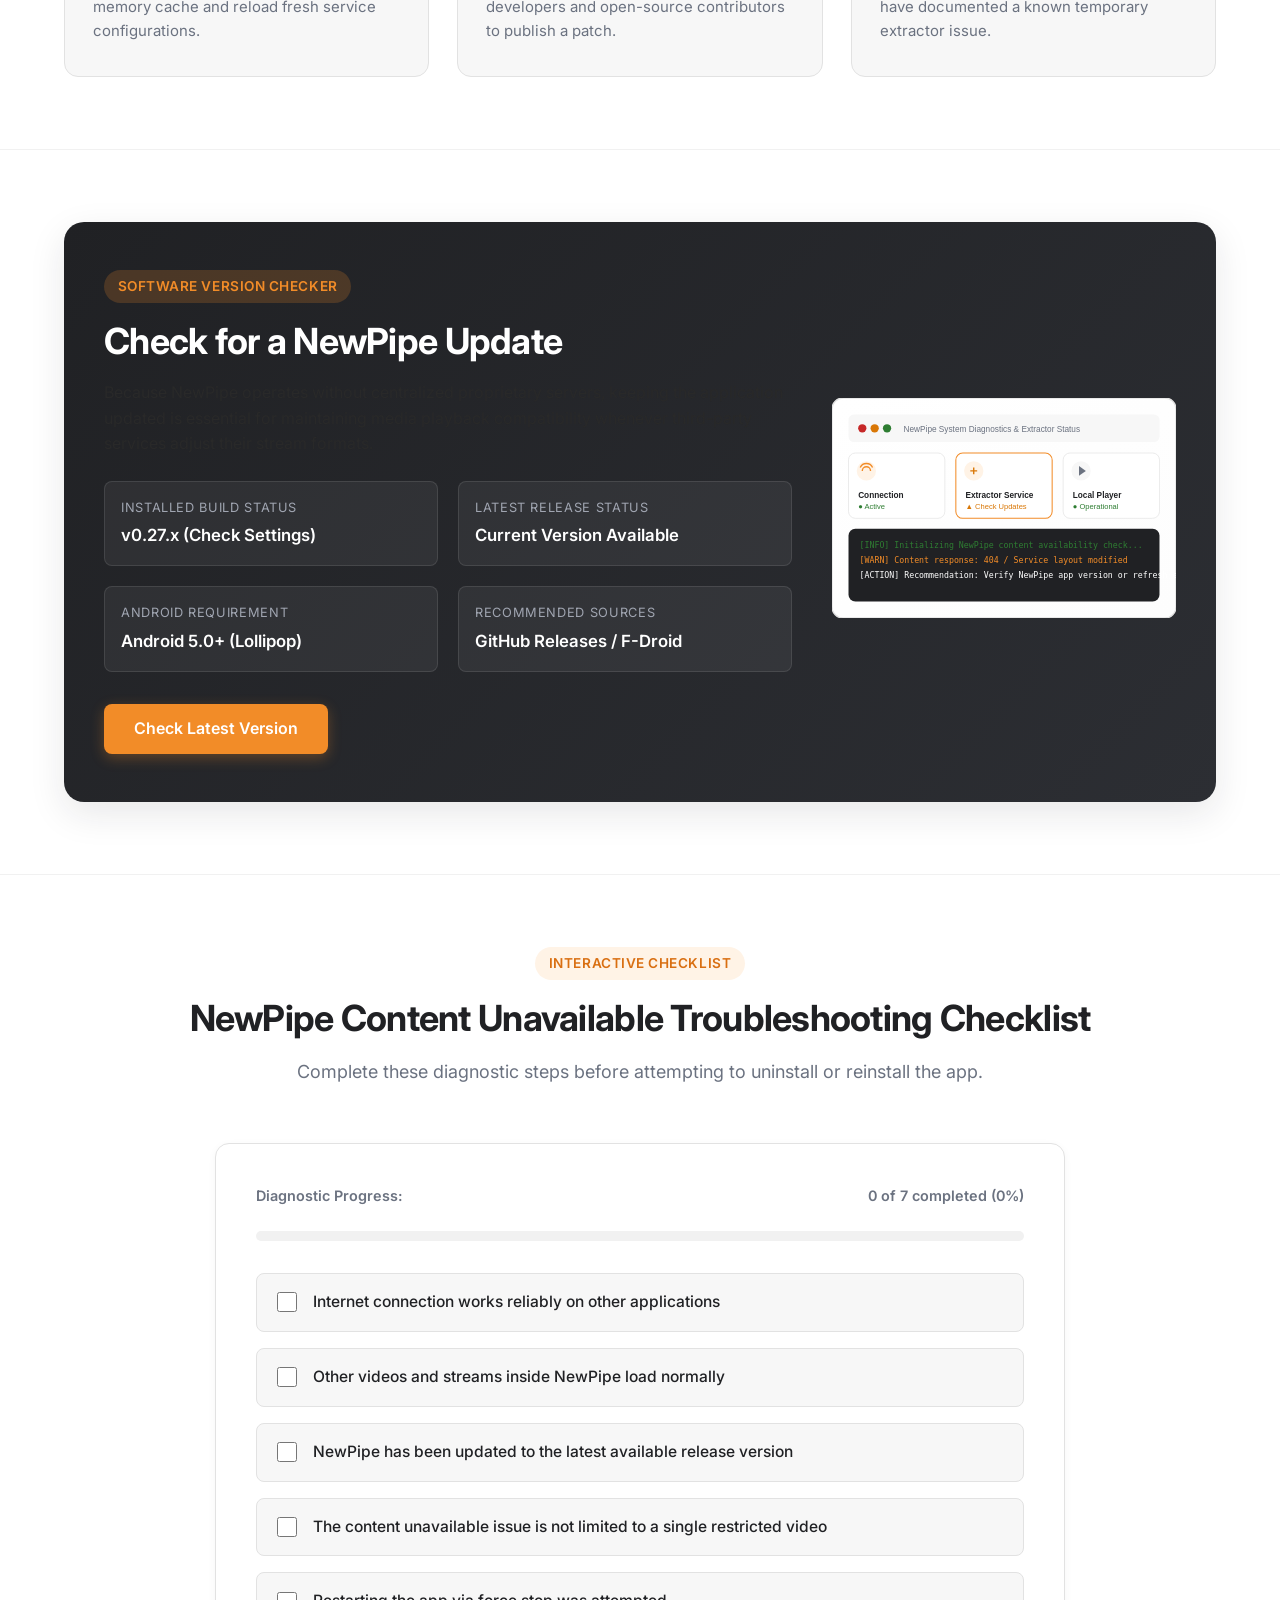
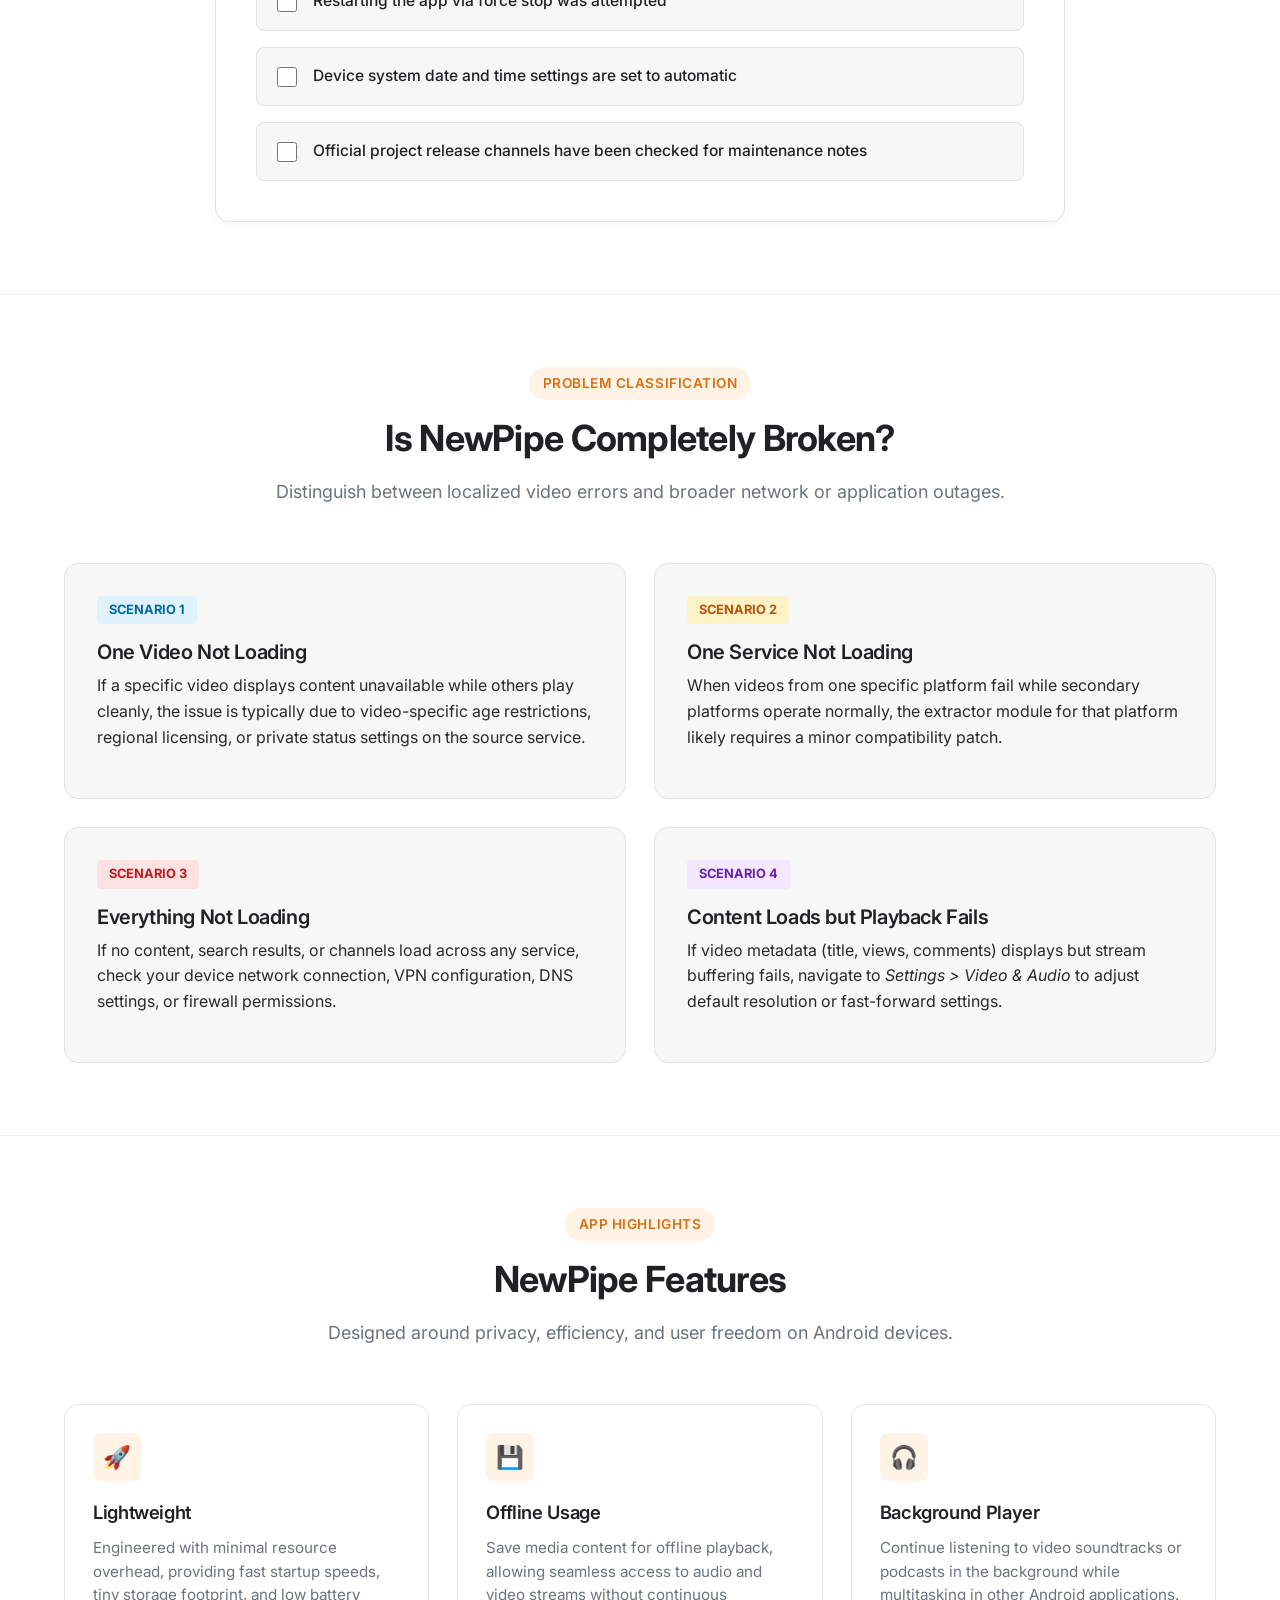
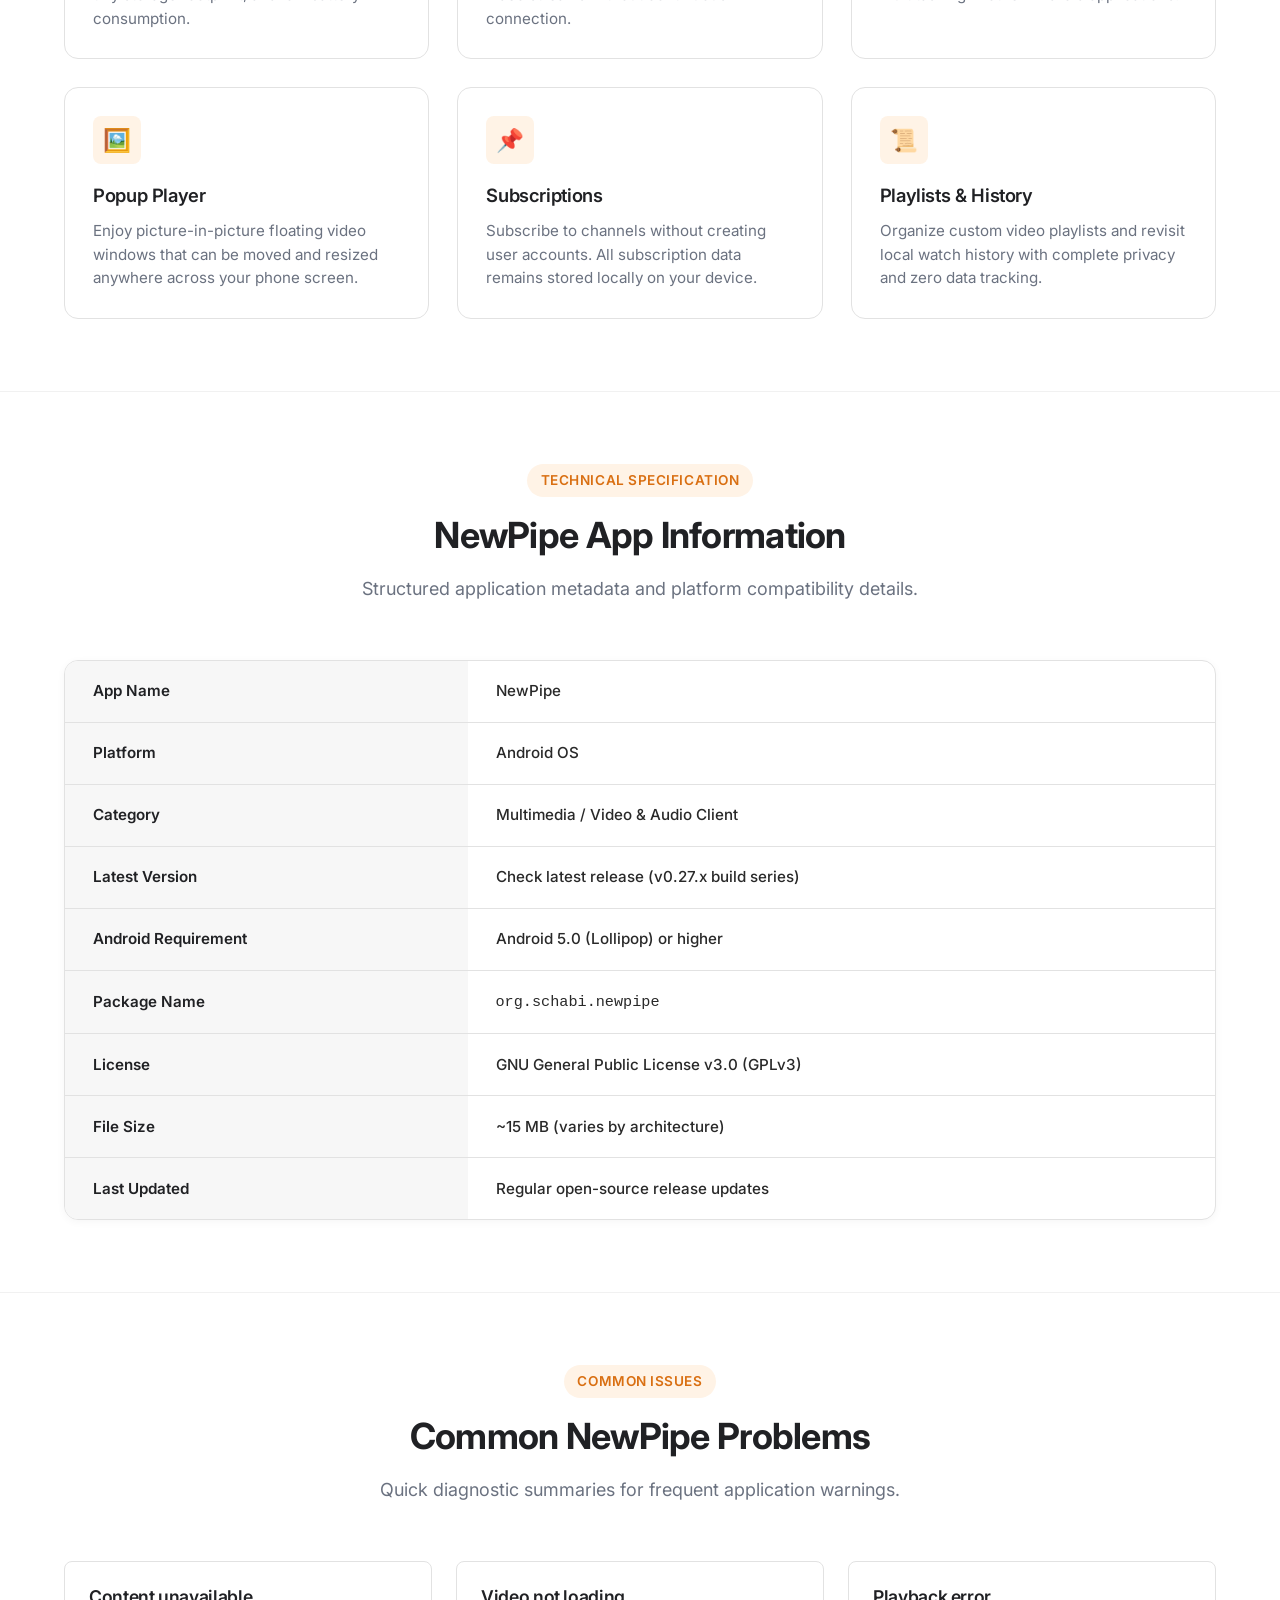
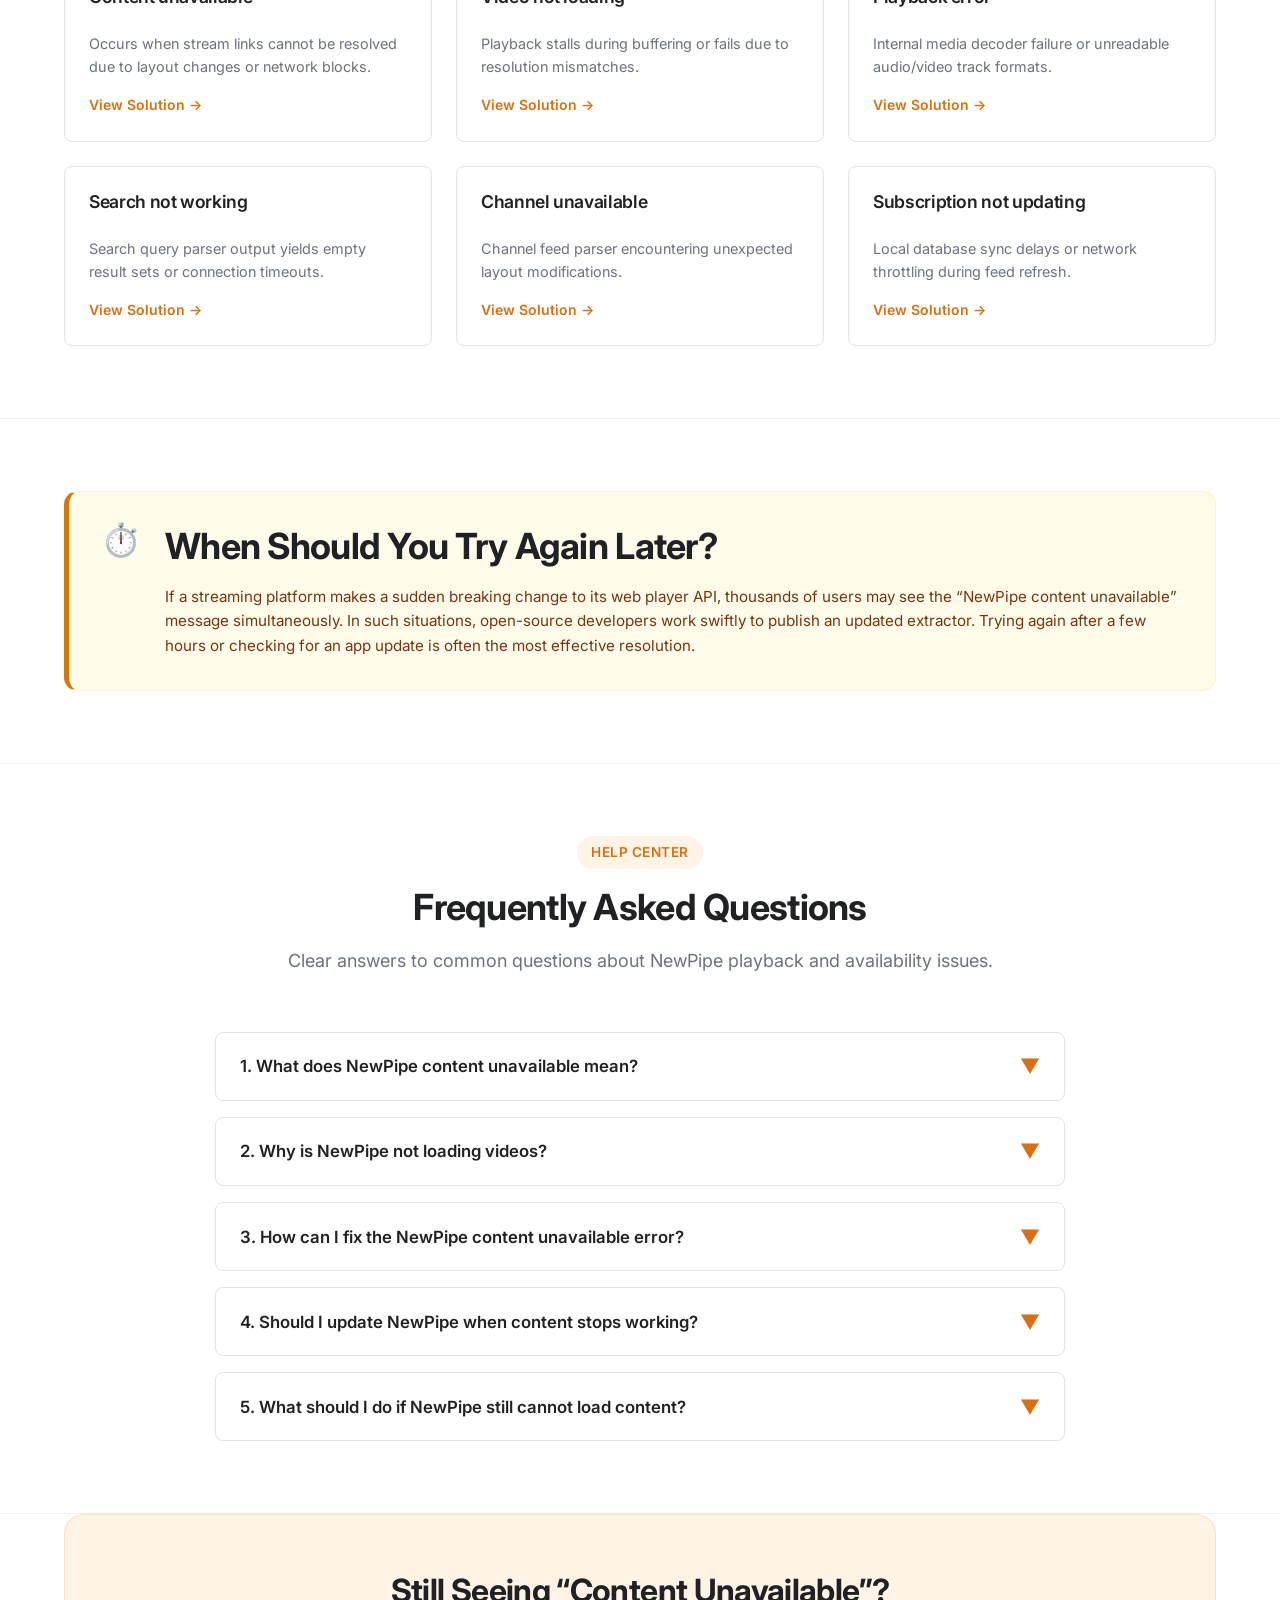
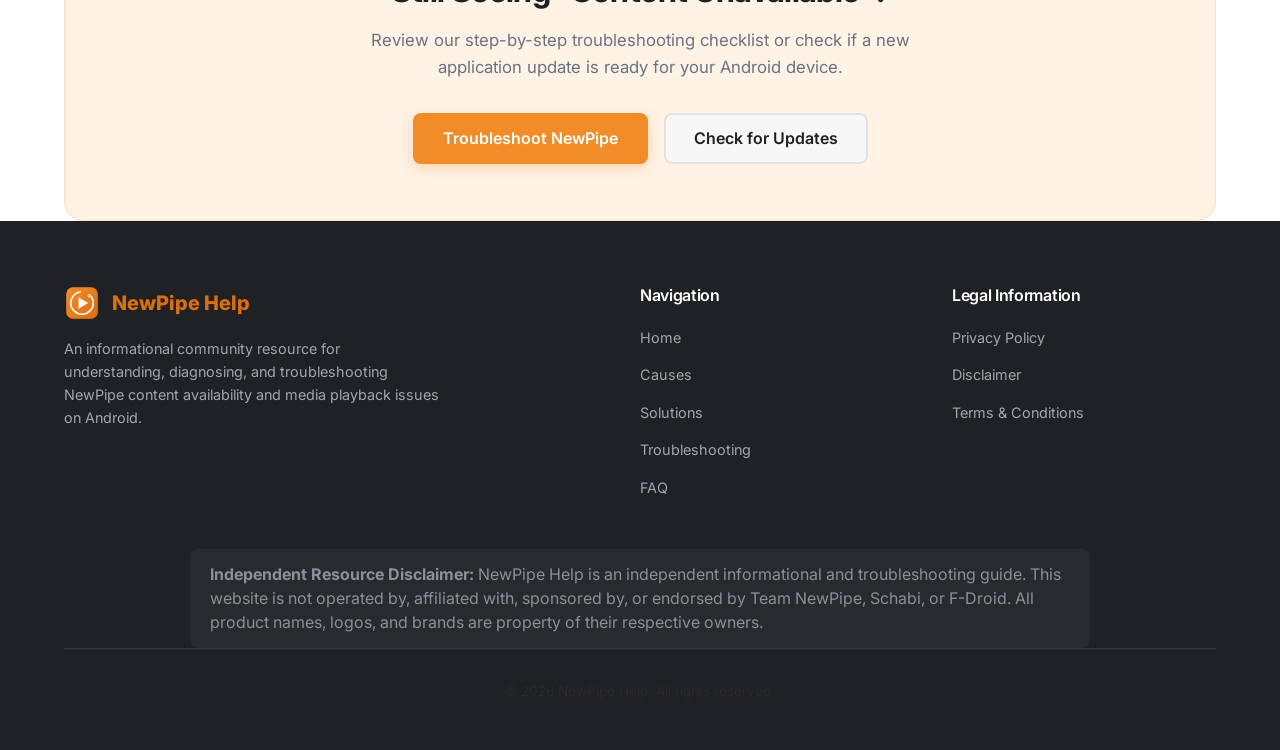
<file: NewPipe-Help/index.html>
<!DOCTYPE html>
<html lang="en">
<head>
  <meta charset="UTF-8">
  <meta name="viewport" content="width=device-width, initial-scale=1.0">
  <title>NewPipe Content Unavailable – Causes &amp; Fixes</title>
  <meta name="description" content="Seeing “NewPipe content unavailable”? Learn the common causes, troubleshooting steps, update checks, and possible solutions for NewPipe issues.">
  <meta name="keywords" content="NewPipe content unavailable, NewPipe content unavailable error, NewPipe video unavailable, NewPipe not loading content, NewPipe playback problem, NewPipe troubleshooting, NewPipe update, NewPipe connection issue">
  
  <!-- Open Graph / Meta -->
  <meta property="og:title" content="NewPipe Content Unavailable – Causes &amp; Fixes">
  <meta property="og:description" content="Comprehensive troubleshooting resource for understanding and fixing the NewPipe content unavailable error message.">
  <meta property="og:type" content="website">

  <!-- Favicon -->
  <link rel="icon" type="image/svg+xml" href="favicon.svg">
  
  <!-- CSS Stylesheet -->
  <link rel="stylesheet" href="css/style.css">
</head>
<body id="home">

  <!-- Header / Navigation Bar -->
  <header class="site-header">
    <div class="container nav-container">
      <a href="#home" class="brand-logo" aria-label="NewPipe Help Homepage">
        <img src="assets/logo/logo.svg" alt="NewPipe Help Icon">
        <span>NewPipe Help</span>
      </a>

      <nav aria-label="Main Navigation">
        <ul class="nav-menu">
          <li><a href="#home" class="nav-link">Home</a></li>
          <li><a href="#why-it-happens" class="nav-link">Why It Happens</a></li>
          <li><a href="#solutions" class="nav-link">Solutions</a></li>
          <li><a href="#troubleshooting" class="nav-link">Troubleshooting</a></li>
          <li><a href="#faq" class="nav-link">FAQ</a></li>
        </ul>
      </nav>

      <div class="nav-actions">
        <a href="#troubleshooting" class="btn btn-primary">Troubleshoot Now</a>
      </div>

      <button class="hamburger-toggle" aria-expanded="false" aria-label="Toggle navigation menu">
        <div class="hamburger-icon">
          <span></span>
          <span></span>
          <span></span>
        </div>
      </button>
    </div>
  </header>

  <main>
    <!-- Hero Section & Status Card -->
    <section class="hero-section">
      <div class="container hero-grid">
        <div class="hero-content">
          <div class="badge-tag">Independent Knowledge Base</div>
          <h1>NewPipe Content Unavailable – Causes &amp; Solutions</h1>
          <p class="lead">
            The message “NewPipe content unavailable” occurs when the application is temporarily unable to retrieve or parse requested media streams from public video platforms. Discover the underlying causes and follow step-by-step troubleshooting procedures to resolve your connection or playback issue.
          </p>

          <div class="hero-buttons">
            <a href="#solutions" class="btn btn-primary">Find a Solution</a>
            <a href="#why-it-happens" class="btn btn-secondary">Check Common Causes</a>
          </div>

          <!-- Error Status Card Component -->
          <div class="status-card-box">
            <div class="status-card-header">
              <div class="status-indicator-icon">!</div>
              <h3>NewPipe Content unavailable</h3>
            </div>
            <ul class="status-causes-list">
              <li>Service changes on source media platforms</li>
              <li>Outdated NewPipe application or extractor version</li>
              <li>Network or DNS connectivity constraints</li>
              <li>Extractor parser adjustments required</li>
              <li>Temporary media stream availability problems</li>
            </ul>
          </div>
        </div>

        <div class="hero-visual">
          <img src="assets/images/phone-mockup.svg" alt="NewPipe content unavailable error screen illustration on Android device" width="400" height="650">
        </div>
      </div>
    </section>

    <!-- 1. What Does "Content Unavailable" Mean? -->
    <section id="meaning">
      <div class="container">
        <div class="explanation-grid">
          <div>
            <div class="badge-tag">Error Clarification</div>
            <h2>What Does “NewPipe Content Unavailable” Mean?</h2>
            <p>
              When NewPipe displays the <strong>“NewPipe content unavailable”</strong> alert, it means the application attempted to establish a stream connection with a remote media server but received an unrecognized layout structure, a HTTP 404/403 status code, or an empty response payload.
            </p>
            <p>
              Unlike standard browser clients that execute proprietary script engines, NewPipe relies on an open-source parsing module called an <em>extractor</em> to interpret video streams, titles, and channel metadata directly. If the source platform updates its layout or API endpoints, NewPipe's extractor may temporarily lose the ability to locate the stream URL.
            </p>
          </div>

          <div class="explanation-card">
            <h3>Key Takeaways &amp; Symptoms</h3>
            <ul>
              <li><strong>Not a Device Failure:</strong> Your Android phone or tablet hardware is operating normally.</li>
              <li><strong>Upstream Platform Changes:</strong> Frequently triggered when target video platforms alter their backend stream delivery protocols.</li>
              <li><strong>Temporary State:</strong> Most instances are resolved quickly through extractor updates or client patch releases.</li>
              <li><strong>Selective Restrictions:</strong> May impact only specific video formats, age-restricted clips, or geo-restricted streams while others load fine.</li>
            </ul>
          </div>
        </div>
      </div>
    </section>

    <!-- 2. Why Is NewPipe Content Unavailable? (6 Cards) -->
    <section id="why-it-happens" class="surface-bg">
      <div class="container">
        <div class="section-title-wrap">
          <div class="badge-tag">Root Cause Analysis</div>
          <h2>Why Is NewPipe Content Unavailable?</h2>
          <p class="lead">Multiple technical factors can cause NewPipe to display a video unavailable notice. Below are the six most common causes identified by open-source maintainers.</p>
        </div>

        <div class="grid-3-col">
          <div class="feature-card">
            <div class="card-icon">⚡</div>
            <h3>1. Temporary Service Changes</h3>
            <p>Source streaming platforms regularly update their web architecture, player code, or endpoint structures, which can temporarily disrupt external parser compatibility until an update is deployed.</p>
          </div>

          <div class="feature-card">
            <div class="card-icon">📦</div>
            <h3>2. Outdated NewPipe Version</h3>
            <p>Running a legacy version of the app means missing out on recent extractor patches, API adaptations, and critical media player bug fixes designed to resolve playback issues.</p>
          </div>

          <div class="feature-card">
            <div class="card-icon">🌐</div>
            <h3>3. Network Connection</h3>
            <p>Weak Wi-Fi signal, unstable mobile data, restrictive firewall rules, or DNS blocking can prevent NewPipe from establishing a secure connection to content servers.</p>
          </div>

          <div class="feature-card">
            <div class="card-icon">⚙️</div>
            <h3>4. Extractor Problems</h3>
            <p>The core NewPipeExtractor library may require a dedicated update if a major streaming service modifies signature deciphering algorithms or player parameters.</p>
          </div>

          <div class="feature-card">
            <div class="card-icon">🔒</div>
            <h3>5. Content Restrictions</h3>
            <p>Certain videos may be subject to geographic licensing limits, age restrictions, or content owner takedowns, resulting in content unavailable responses.</p>
          </div>

          <div class="feature-card">
            <div class="card-icon">⏳</div>
            <h3>6. Temporary Issues</h3>
            <p>High server load or transient network micro-outages on the source platform's content delivery networks (CDNs) can temporarily prevent stream initialization.</p>
          </div>
        </div>
      </div>
    </section>

    <!-- 3. How to Fix NewPipe Content Unavailable (6 Steps) -->
    <section id="solutions">
      <div class="container">
        <div class="section-title-wrap">
          <div class="badge-tag">Resolution Guide</div>
          <h2>How to Fix NewPipe Content Unavailable</h2>
          <p class="lead">Follow this structured troubleshooting workflow to identify and resolve your NewPipe content playback problems.</p>
        </div>

        <div class="steps-grid">
          <div class="step-card">
            <span class="step-number">Step 01</span>
            <h3>Check Your Internet</h3>
            <p>Verify that your Wi-Fi or mobile data network has active internet access. Try toggling Airplane mode or testing connection speed in a web browser.</p>
          </div>

          <div class="step-card">
            <span class="step-number">Step 02</span>
            <h3>Try Another Video</h3>
            <p>Test multiple videos from different channels and services to determine whether the error affects a single video or the entire application.</p>
          </div>

          <div class="step-card">
            <span class="step-number">Step 03</span>
            <h3>Update NewPipe</h3>
            <p>Ensure you are running the latest release. Extractor patches are published regularly to address upstream compatibility changes.</p>
          </div>

          <div class="step-card">
            <span class="step-number">Step 04</span>
            <h3>Restart NewPipe</h3>
            <p>Force close NewPipe from Android Recent Apps and re-open it to clear temporary memory cache and reload fresh service configurations.</p>
          </div>

          <div class="step-card">
            <span class="step-number">Step 05</span>
            <h3>Check Again Later</h3>
            <p>If the issue stems from a fresh upstream platform code change, allow time for developers and open-source contributors to publish a patch.</p>
          </div>

          <div class="step-card">
            <span class="step-number">Step 06</span>
            <h3>Review the NewPipe Project</h3>
            <p>Visit official release notes or issue tracker discussions to verify whether maintainers have documented a known temporary extractor issue.</p>
          </div>
        </div>
      </div>
    </section>

    <!-- 4. Check for a NewPipe Update -->
    <section id="update">
      <div class="container">
        <div class="update-card-banner">
          <div class="update-grid">
            <div>
              <div class="badge-tag" style="background-color: rgba(242, 140, 40, 0.2); color: #f28c28;">Software Version Checker</div>
              <h2>Check for a NewPipe Update</h2>
              <p>
                Because NewPipe operates without centralized proprietary servers, keeping the application updated is essential for maintaining media playback compatibility whenever third-party services adjust their stream formats.
              </p>

              <div class="update-info-list">
                <div class="update-info-item">
                  <span class="label">Installed Build Status</span>
                  <span class="value">v0.27.x (Check Settings)</span>
                </div>
                <div class="update-info-item">
                  <span class="label">Latest Release Status</span>
                  <span class="value">Current Version Available</span>
                </div>
                <div class="update-info-item">
                  <span class="label">Android Requirement</span>
                  <span class="value">Android 5.0+ (Lollipop)</span>
                </div>
                <div class="update-info-item">
                  <span class="label">Recommended Sources</span>
                  <span class="value">GitHub Releases / F-Droid</span>
                </div>
              </div>

              <a href="#troubleshooting" class="btn btn-primary">Check Latest Version</a>
            </div>

            <div style="text-align: center;">
              <img src="assets/images/status-illustration.svg" alt="NewPipe version diagnostic illustration" style="max-width: 100%; height: auto;">
            </div>
          </div>
        </div>
      </div>
    </section>

    <!-- 5. Troubleshooting Checklist -->
    <section id="troubleshooting">
      <div class="container">
        <div class="section-title-wrap">
          <div class="badge-tag">Interactive Checklist</div>
          <h2>NewPipe Content Unavailable Troubleshooting Checklist</h2>
          <p class="lead">Complete these diagnostic steps before attempting to uninstall or reinstall the app.</p>
        </div>

        <div class="checklist-wrapper">
          <div class="checklist-status-text">
            <span>Diagnostic Progress:</span>
            <span id="checklist-count">0 of 7 completed (0%)</span>
          </div>

          <div class="checklist-progress-bar">
            <div class="checklist-progress-fill" id="checklist-progress"></div>
          </div>

          <div class="checklist-items">
            <label class="checklist-item">
              <input type="checkbox" id="chk1">
              <span>Internet connection works reliably on other applications</span>
            </label>

            <label class="checklist-item">
              <input type="checkbox" id="chk2">
              <span>Other videos and streams inside NewPipe load normally</span>
            </label>

            <label class="checklist-item">
              <input type="checkbox" id="chk3">
              <span>NewPipe has been updated to the latest available release version</span>
            </label>

            <label class="checklist-item">
              <input type="checkbox" id="chk4">
              <span>The content unavailable issue is not limited to a single restricted video</span>
            </label>

            <label class="checklist-item">
              <input type="checkbox" id="chk5">
              <span>Restarting the app via force stop was attempted</span>
            </label>

            <label class="checklist-item">
              <input type="checkbox" id="chk6">
              <span>Device system date and time settings are set to automatic</span>
            </label>

            <label class="checklist-item">
              <input type="checkbox" id="chk7">
              <span>Official project release channels have been checked for maintenance notes</span>
            </label>
          </div>
        </div>
      </div>
    </section>

    <!-- 6. Is NewPipe Completely Broken? -->
    <section id="problem-types">
      <div class="container">
        <div class="section-title-wrap">
          <div class="badge-tag">Problem Classification</div>
          <h2>Is NewPipe Completely Broken?</h2>
          <p class="lead">Distinguish between localized video errors and broader network or application outages.</p>
        </div>

        <div class="breakdown-grid">
          <div class="breakdown-card">
            <span class="breakdown-tag tag-video">Scenario 1</span>
            <h3>One Video Not Loading</h3>
            <p>
              If a specific video displays content unavailable while others play cleanly, the issue is typically due to video-specific age restrictions, regional licensing, or private status settings on the source service.
            </p>
          </div>

          <div class="breakdown-card">
            <span class="breakdown-tag tag-service">Scenario 2</span>
            <h3>One Service Not Loading</h3>
            <p>
              When videos from one specific platform fail while secondary platforms operate normally, the extractor module for that platform likely requires a minor compatibility patch.
            </p>
          </div>

          <div class="breakdown-card">
            <span class="breakdown-tag tag-all">Scenario 3</span>
            <h3>Everything Not Loading</h3>
            <p>
              If no content, search results, or channels load across any service, check your device network connection, VPN configuration, DNS settings, or firewall permissions.
            </p>
          </div>

          <div class="breakdown-card">
            <span class="breakdown-tag tag-player">Scenario 4</span>
            <h3>Content Loads but Playback Fails</h3>
            <p>
              If video metadata (title, views, comments) displays but stream buffering fails, navigate to <em>Settings &gt; Video &amp; Audio</em> to adjust default resolution or fast-forward settings.
            </p>
          </div>
        </div>
      </div>
    </section>

    <!-- 7. NewPipe Features -->
    <section id="features">
      <div class="container">
        <div class="section-title-wrap">
          <div class="badge-tag">App Highlights</div>
          <h2>NewPipe Features</h2>
          <p class="lead">Designed around privacy, efficiency, and user freedom on Android devices.</p>
        </div>

        <div class="grid-3-col">
          <div class="feature-card">
            <div class="card-icon">🚀</div>
            <h3>Lightweight</h3>
            <p>Engineered with minimal resource overhead, providing fast startup speeds, tiny storage footprint, and low battery consumption.</p>
          </div>

          <div class="feature-card">
            <div class="card-icon">💾</div>
            <h3>Offline Usage</h3>
            <p>Save media content for offline playback, allowing seamless access to audio and video streams without continuous connection.</p>
          </div>

          <div class="feature-card">
            <div class="card-icon">🎧</div>
            <h3>Background Player</h3>
            <p>Continue listening to video soundtracks or podcasts in the background while multitasking in other Android applications.</p>
          </div>

          <div class="feature-card">
            <div class="card-icon">🖼️</div>
            <h3>Popup Player</h3>
            <p>Enjoy picture-in-picture floating video windows that can be moved and resized anywhere across your phone screen.</p>
          </div>

          <div class="feature-card">
            <div class="card-icon">📌</div>
            <h3>Subscriptions</h3>
            <p>Subscribe to channels without creating user accounts. All subscription data remains stored locally on your device.</p>
          </div>

          <div class="feature-card">
            <div class="card-icon">📜</div>
            <h3>Playlists &amp; History</h3>
            <p>Organize custom video playlists and revisit local watch history with complete privacy and zero data tracking.</p>
          </div>
        </div>
      </div>
    </section>

    <!-- 8. NewPipe App Information (F-Droid Style Structured Table) -->
    <section id="app-info">
      <div class="container">
        <div class="section-title-wrap">
          <div class="badge-tag">Technical Specification</div>
          <h2>NewPipe App Information</h2>
          <p class="lead">Structured application metadata and platform compatibility details.</p>
        </div>

        <div class="app-info-card">
          <div class="table-responsive">
            <table class="app-info-table">
              <tbody>
                <tr>
                  <th>App Name</th>
                  <td>NewPipe</td>
                </tr>
                <tr>
                  <th>Platform</th>
                  <td>Android OS</td>
                </tr>
                <tr>
                  <th>Category</th>
                  <td>Multimedia / Video &amp; Audio Client</td>
                </tr>
                <tr>
                  <th>Latest Version</th>
                  <td>Check latest release (v0.27.x build series)</td>
                </tr>
                <tr>
                  <th>Android Requirement</th>
                  <td>Android 5.0 (Lollipop) or higher</td>
                </tr>
                <tr>
                  <th>Package Name</th>
                  <td><code>org.schabi.newpipe</code></td>
                </tr>
                <tr>
                  <th>License</th>
                  <td>GNU General Public License v3.0 (GPLv3)</td>
                </tr>
                <tr>
                  <th>File Size</th>
                  <td>~15 MB (varies by architecture)</td>
                </tr>
                <tr>
                  <th>Last Updated</th>
                  <td>Regular open-source release updates</td>
                </tr>
              </tbody>
            </table>
          </div>
        </div>
      </div>
    </section>

    <!-- 9. Common NewPipe Problems -->
    <section id="common-problems">
      <div class="container">
        <div class="section-title-wrap">
          <div class="badge-tag">Common Issues</div>
          <h2>Common NewPipe Problems</h2>
          <p class="lead">Quick diagnostic summaries for frequent application warnings.</p>
        </div>

        <div class="problems-grid">
          <div class="problem-card">
            <h3>Content unavailable</h3>
            <p>Occurs when stream links cannot be resolved due to layout changes or network blocks.</p>
            <a href="#solutions" class="btn-link">View Solution &rarr;</a>
          </div>

          <div class="problem-card">
            <h3>Video not loading</h3>
            <p>Playback stalls during buffering or fails due to resolution mismatches.</p>
            <a href="#troubleshooting" class="btn-link">View Solution &rarr;</a>
          </div>

          <div class="problem-card">
            <h3>Playback error</h3>
            <p>Internal media decoder failure or unreadable audio/video track formats.</p>
            <a href="#solutions" class="btn-link">View Solution &rarr;</a>
          </div>

          <div class="problem-card">
            <h3>Search not working</h3>
            <p>Search query parser output yields empty result sets or connection timeouts.</p>
            <a href="#update" class="btn-link">View Solution &rarr;</a>
          </div>

          <div class="problem-card">
            <h3>Channel unavailable</h3>
            <p>Channel feed parser encountering unexpected layout modifications.</p>
            <a href="#meaning" class="btn-link">View Solution &rarr;</a>
          </div>

          <div class="problem-card">
            <h3>Subscription not updating</h3>
            <p>Local database sync delays or network throttling during feed refresh.</p>
            <a href="#troubleshooting" class="btn-link">View Solution &rarr;</a>
          </div>
        </div>
      </div>
    </section>

    <!-- 10. When Should You Try Again Later? -->
    <section id="when-to-wait">
      <div class="container">
        <div class="notice-box">
          <div class="notice-icon">⏱️</div>
          <div class="notice-content">
            <h2>When Should You Try Again Later?</h2>
            <p>
              If a streaming platform makes a sudden breaking change to its web player API, thousands of users may see the “NewPipe content unavailable” message simultaneously. In such situations, open-source developers work swiftly to publish an updated extractor. Trying again after a few hours or checking for an app update is often the most effective resolution.
            </p>
          </div>
        </div>
      </div>
    </section>

    <!-- 11. FAQ Section (Accordion) -->
    <section id="faq">
      <div class="container">
        <div class="section-title-wrap">
          <div class="badge-tag">Help Center</div>
          <h2>Frequently Asked Questions</h2>
          <p class="lead">Clear answers to common questions about NewPipe playback and availability issues.</p>
        </div>

        <div class="faq-wrapper">
          <!-- FAQ Item 1 -->
          <div class="faq-item">
            <button class="faq-button" aria-expanded="false" aria-controls="faq-ans-1">
              <span>1. What does NewPipe content unavailable mean?</span>
              <span class="faq-icon" aria-hidden="true">▼</span>
            </button>
            <div id="faq-ans-1" class="faq-content">
              <div class="faq-body">
                The “NewPipe content unavailable” error indicates that NewPipe tried to fetch the stream details for a video but the remote server returned an unexpected response, an empty payload, or an unreadable media stream format. It typically stems from backend platform changes or network blocks rather than a bug with your phone hardware.
              </div>
            </div>
          </div>

          <!-- FAQ Item 2 -->
          <div class="faq-item">
            <button class="faq-button" aria-expanded="false" aria-controls="faq-ans-2">
              <span>2. Why is NewPipe not loading videos?</span>
              <span class="faq-icon" aria-hidden="true">▼</span>
            </button>
            <div id="faq-ans-2" class="faq-content">
              <div class="faq-body">
                NewPipe may fail to load videos due to several factors: an outdated version of NewPipe lacking the newest extractor patches, temporary changes on the source streaming platform, network connectivity limits, restrictive DNS or VPN settings, or specific video restriction rules.
              </div>
            </div>
          </div>

          <!-- FAQ Item 3 -->
          <div class="faq-item">
            <button class="faq-button" aria-expanded="false" aria-controls="faq-ans-3">
              <span>3. How can I fix the NewPipe content unavailable error?</span>
              <span class="faq-icon" aria-hidden="true">▼</span>
            </button>
            <div id="faq-ans-3" class="faq-content">
              <div class="faq-body">
                You can fix the error by executing key troubleshooting steps: verify active internet access, test different videos, update NewPipe to the latest version, force stop and restart the app, clear temporary app cache, and check official project update channels if upstream services altered their player code.
              </div>
            </div>
          </div>

          <!-- FAQ Item 4 -->
          <div class="faq-item">
            <button class="faq-button" aria-expanded="false" aria-controls="faq-ans-4">
              <span>4. Should I update NewPipe when content stops working?</span>
              <span class="faq-icon" aria-hidden="true">▼</span>
            </button>
            <div id="faq-ans-4" class="faq-content">
              <div class="faq-body">
                Yes. Updating NewPipe is often the most effective resolution when content stops playing. Open-source maintainers frequently publish new releases containing updated extractor scripts specifically created to restore playback after platform modifications.
              </div>
            </div>
          </div>

          <!-- FAQ Item 5 -->
          <div class="faq-item">
            <button class="faq-button" aria-expanded="false" aria-controls="faq-ans-5">
              <span>5. What should I do if NewPipe still cannot load content?</span>
              <span class="faq-icon" aria-hidden="true">▼</span>
            </button>
            <div id="faq-ans-5" class="faq-content">
              <div class="faq-body">
                If troubleshooting steps do not immediately solve the problem, check official project channels (such as GitHub releases or maintainer updates) for notices regarding ongoing service changes. In many cases, developers are already assembling a patch, and waiting a short period for the next update release will resolve the issue.
              </div>
            </div>
          </div>
        </div>
      </div>
    </section>

    <!-- 12. Final CTA Banner -->
    <section class="container">
      <div class="cta-banner">
        <h2>Still Seeing “Content Unavailable”?</h2>
        <p>Review our step-by-step troubleshooting checklist or check if a new application update is ready for your Android device.</p>
        <div class="btn-group">
          <a href="#troubleshooting" class="btn btn-primary">Troubleshoot NewPipe</a>
          <a href="#update" class="btn btn-secondary">Check for Updates</a>
        </div>
      </div>
    </section>
  </main>

  <!-- Minimalist Professional Footer -->
  <footer class="site-footer">
    <div class="container">
      <div class="footer-grid">
        <div class="footer-brand">
          <a href="#home" class="brand-logo">
            <img src="assets/logo/logo.svg" alt="NewPipe Help Logo">
            <span>NewPipe Help</span>
          </a>
          <p>
            An informational community resource for understanding, diagnosing, and troubleshooting NewPipe content availability and media playback issues on Android.
          </p>
        </div>

        <div class="footer-col">
          <h4>Navigation</h4>
          <ul class="footer-links">
            <li><a href="#home">Home</a></li>
            <li><a href="#why-it-happens">Causes</a></li>
            <li><a href="#solutions">Solutions</a></li>
            <li><a href="#troubleshooting">Troubleshooting</a></li>
            <li><a href="#faq">FAQ</a></li>
          </ul>
        </div>

        <div class="footer-col">
          <h4>Legal Information</h4>
          <ul class="footer-links">
            <li><a href="#disclaimer">Privacy Policy</a></li>
            <li><a href="#disclaimer">Disclaimer</a></li>
            <li><a href="#disclaimer">Terms &amp; Conditions</a></li>
          </ul>
        </div>
      </div>

      <div class="disclaimer-box" id="disclaimer">
        <strong>Independent Resource Disclaimer:</strong> NewPipe Help is an independent informational and troubleshooting guide. This website is not operated by, affiliated with, sponsored by, or endorsed by Team NewPipe, Schabi, or F-Droid. All product names, logos, and brands are property of their respective owners.
      </div>

      <div class="footer-bottom">
        <p>&copy; 2026 NewPipe Help. All rights reserved.</p>
      </div>
    </div>
  </footer>

  <!-- Vanilla JavaScript File -->
  <script src="js/script.js"></script>
</body>
</html>
</file>
<file: css/style.css>
/* ==========================================================================
   NewPipe Help - Professional Home Page Stylesheet
   Built with Vanilla CSS3 (Mobile-First, Accessible & Highly Performant)
   ========================================================================== */

/* Google Fonts Import */
@import url('https://fonts.googleapis.com/css2?family=Inter:wght@400;500;600;700;800&display=swap');

:root {
  /* Color Palette - Inspired by NewPipe & F-Droid Open-Source Aesthetic */
  --primary: #f28c28;
  --primary-dark: #d96f12;
  --primary-soft: #fff3e6;
  --dark: #202124;
  --text: #292929;
  --muted: #6b7280;
  --background: #ffffff;
  --surface: #f7f7f7;
  --surface-alt: #f1f1f1;
  --border: #e2e2e2;
  --success: #2e7d32;
  --warning: #d97706;
  --error: #c62828;

  /* Typography & Layout Tokens */
  --font-main: 'Inter', -apple-system, BlinkMacSystemFont, 'Segoe UI', Roboto, Helvetica, Arial, sans-serif;
  --radius-sm: 8px;
  --radius-md: 14px;
  --radius-lg: 20px;
  --shadow-sm: 0 2px 8px rgba(32, 33, 36, 0.04);
  --shadow-md: 0 6px 24px rgba(32, 33, 36, 0.07);
  --shadow-lg: 0 12px 36px rgba(32, 33, 36, 0.1);
  --transition: all 0.25s cubic-bezier(0.4, 0, 0.2, 1);
  --max-width: 1200px;
}

/* Reset & Box Sizing */
*, *::before, *::after {
  box-sizing: border-box;
  margin: 0;
  padding: 0;
}

html {
  font-family: var(--font-main);
  font-size: 16px;
  scroll-behavior: smooth;
  color: var(--text);
  background-color: var(--background);
  -webkit-font-smoothing: antialiased;
  -moz-osx-font-smoothing: grayscale;
}

body {
  line-height: 1.6;
  overflow-x: hidden;
  display: flex;
  flex-direction: column;
  min-height: 100vh;
}

/* Typography Defaults */
h1, h2, h3, h4, h5, h6 {
  color: var(--dark);
  font-weight: 700;
  line-height: 1.25;
  letter-spacing: -0.02em;
}

h1 {
  font-size: clamp(2rem, 4.5vw, 3.25rem);
  font-weight: 800;
  margin-bottom: 1.25rem;
}

h2 {
  font-size: clamp(1.5rem, 3vw, 2.25rem);
  font-weight: 700;
  margin-bottom: 1rem;
}

h3 {
  font-size: 1.25rem;
  font-weight: 600;
  margin-bottom: 0.5rem;
}

p {
  margin-bottom: 1rem;
  color: var(--text);
}

p.lead {
  font-size: 1.125rem;
  color: var(--muted);
  line-height: 1.65;
  max-width: 750px;
}

a {
  color: var(--primary-dark);
  text-decoration: none;
  transition: var(--transition);
}

a:hover, a:focus-visible {
  color: var(--primary);
}

/* Layout Components */
.container {
  width: 100%;
  max-width: var(--max-width);
  margin: 0 auto;
  padding: 0 1.5rem;
}

section {
  padding: 4.5rem 0;
  border-bottom: 1px solid var(--surface-alt);
}

section:last-of-type {
  border-bottom: none;
}

.surface-bg {
  background-color: var(--surface);
}

.section-title-wrap {
  text-align: center;
  margin-bottom: 3.5rem;
}

.section-title-wrap p {
  margin: 0 auto;
}

.badge-tag {
  display: inline-flex;
  align-items: center;
  gap: 0.5rem;
  padding: 0.35rem 0.85rem;
  background-color: var(--primary-soft);
  color: var(--primary-dark);
  font-size: 0.85rem;
  font-weight: 600;
  border-radius: 999px;
  margin-bottom: 1rem;
  text-transform: uppercase;
  letter-spacing: 0.04em;
}

/* Buttons & Interactive Elements */
.btn {
  display: inline-flex;
  align-items: center;
  justify-content: center;
  gap: 0.5rem;
  padding: 0.85rem 1.75rem;
  font-size: 1rem;
  font-weight: 600;
  border-radius: var(--radius-sm);
  transition: var(--transition);
  cursor: pointer;
  border: 2px solid transparent;
  text-decoration: none;
  line-height: 1.2;
}

.btn-primary {
  background-color: var(--primary);
  color: #ffffff;
  box-shadow: 0 4px 14px rgba(242, 140, 40, 0.3);
}

.btn-primary:hover, .btn-primary:focus-visible {
  background-color: var(--primary-dark);
  color: #ffffff;
  box-shadow: 0 6px 20px rgba(217, 111, 18, 0.4);
  transform: translateY(-2px);
}

.btn-secondary {
  background-color: var(--surface);
  color: var(--dark);
  border-color: var(--border);
}

.btn-secondary:hover, .btn-secondary:focus-visible {
  background-color: var(--surface-alt);
  border-color: #d0d0d0;
  transform: translateY(-2px);
}

/* Focus States for Accessibility */
:focus-visible {
  outline: 3px solid var(--primary);
  outline-offset: 3px;
}

/* ==========================================================================
   Header & Navigation Bar
   ========================================================================== */
.site-header {
  position: sticky;
  top: 0;
  z-index: 1000;
  background-color: rgba(255, 255, 255, 0.96);
  backdrop-filter: blur(10px);
  border-bottom: 1px solid var(--border);
  transition: var(--transition);
}

.site-header.scrolled {
  box-shadow: var(--shadow-md);
}

.nav-container {
  display: flex;
  align-items: center;
  justify-content: space-between;
  height: 72px;
}

.brand-logo {
  display: flex;
  align-items: center;
  gap: 0.75rem;
  font-size: 1.25rem;
  font-weight: 800;
  color: var(--dark);
  text-decoration: none;
}

.brand-logo img {
  width: 36px;
  height: 36px;
}

.brand-logo span {
  color: var(--primary-dark);
}

.nav-menu {
  display: flex;
  align-items: center;
  gap: 2rem;
  list-style: none;
}

.nav-link {
  font-size: 0.95rem;
  font-weight: 500;
  color: var(--text);
  padding: 0.5rem 0;
  position: relative;
}

.nav-link:hover, .nav-link:focus-visible {
  color: var(--primary-dark);
}

.nav-link::after {
  content: '';
  position: absolute;
  bottom: 0;
  left: 0;
  width: 0%;
  height: 2px;
  background-color: var(--primary);
  transition: var(--transition);
}

.nav-link:hover::after {
  width: 100%;
}

.nav-actions {
  display: flex;
  align-items: center;
  gap: 1rem;
}

/* Mobile Menu Hamburger Button */
.hamburger-toggle {
  display: none;
  background: none;
  border: none;
  cursor: pointer;
  padding: 0.5rem;
  color: var(--dark);
}

.hamburger-icon {
  width: 24px;
  height: 20px;
  position: relative;
  display: flex;
  flex-direction: column;
  justify-content: space-between;
}

.hamburger-icon span {
  display: block;
  width: 100%;
  height: 2.5px;
  background-color: var(--dark);
  border-radius: 2px;
  transition: var(--transition);
}

.hamburger-toggle[aria-expanded="true"] .hamburger-icon span:nth-child(1) {
  transform: translateY(8.5px) rotate(45deg);
}

.hamburger-toggle[aria-expanded="true"] .hamburger-icon span:nth-child(2) {
  opacity: 0;
}

.hamburger-toggle[aria-expanded="true"] .hamburger-icon span:nth-child(3) {
  transform: translateY(-8.5px) rotate(-45deg);
}

/* ==========================================================================
   Hero Section & Status Card
   ========================================================================== */
.hero-section {
  padding: 4rem 0 5rem;
  background: linear-gradient(180deg, var(--background) 0%, var(--surface) 100%);
}

.hero-grid {
  display: grid;
  grid-template-columns: 1fr 1fr;
  gap: 3.5rem;
  align-items: center;
}

.hero-content p {
  font-size: 1.125rem;
  color: var(--muted);
  margin-bottom: 2rem;
  line-height: 1.65;
}

.hero-buttons {
  display: flex;
  flex-wrap: wrap;
  gap: 1rem;
  margin-bottom: 2.5rem;
}

/* Error Status Card */
.status-card-box {
  background-color: var(--background);
  border: 1px solid var(--border);
  border-radius: var(--radius-md);
  padding: 1.75rem;
  box-shadow: var(--shadow-md);
  border-left: 5px solid var(--warning);
}

.status-card-header {
  display: flex;
  align-items: center;
  gap: 0.75rem;
  margin-bottom: 1rem;
}

.status-indicator-icon {
  width: 28px;
  height: 28px;
  background-color: #fef3c7;
  color: var(--warning);
  border-radius: 50%;
  display: flex;
  align-items: center;
  justify-content: center;
  font-weight: 700;
  font-size: 1rem;
  flex-shrink: 0;
}

.status-card-header h3 {
  margin: 0;
  font-size: 1.1rem;
  color: var(--dark);
}

.status-causes-list {
  list-style: none;
  display: flex;
  flex-direction: column;
  gap: 0.5rem;
}

.status-causes-list li {
  display: flex;
  align-items: center;
  gap: 0.6rem;
  font-size: 0.925rem;
  color: var(--text);
}

.status-causes-list li::before {
  content: '•';
  color: var(--warning);
  font-size: 1.2rem;
}

.hero-visual {
  display: flex;
  justify-content: center;
  align-items: center;
}

.hero-visual img {
  max-width: 100%;
  height: auto;
  max-height: 480px;
  filter: drop-shadow(0 16px 32px rgba(0,0,0,0.08));
}

/* ==========================================================================
   Section: What Does Content Unavailable Mean?
   ========================================================================== */
.explanation-grid {
  display: grid;
  grid-template-columns: 1fr 1fr;
  gap: 3rem;
  align-items: center;
}

.explanation-card {
  background-color: var(--surface);
  border-radius: var(--radius-md);
  padding: 2.25rem;
  border: 1px solid var(--border);
}

.explanation-card h3 {
  margin-bottom: 1rem;
}

.explanation-card ul {
  list-style: none;
  display: flex;
  flex-direction: column;
  gap: 0.85rem;
}

.explanation-card li {
  position: relative;
  padding-left: 1.75rem;
  font-size: 0.975rem;
  color: var(--text);
}

.explanation-card li::before {
  content: '✓';
  position: absolute;
  left: 0;
  top: 0;
  color: var(--primary-dark);
  font-weight: 700;
}

/* ==========================================================================
   Section: Why Is NewPipe Content Unavailable? (6 Cards)
   ========================================================================== */
.grid-3-col {
  display: grid;
  grid-template-columns: repeat(3, 1fr);
  gap: 1.75rem;
}

.grid-2-col {
  display: grid;
  grid-template-columns: repeat(2, 1fr);
  gap: 1.75rem;
}

.feature-card {
  background-color: var(--background);
  border: 1px solid var(--border);
  border-radius: var(--radius-md);
  padding: 1.75rem;
  transition: var(--transition);
  display: flex;
  flex-direction: column;
}

.feature-card:hover {
  transform: translateY(-4px);
  box-shadow: var(--shadow-md);
  border-color: rgba(242, 140, 40, 0.4);
}

.card-icon {
  width: 48px;
  height: 48px;
  background-color: var(--primary-soft);
  color: var(--primary-dark);
  border-radius: var(--radius-sm);
  display: flex;
  align-items: center;
  justify-content: center;
  font-size: 1.4rem;
  margin-bottom: 1.25rem;
}

.feature-card h3 {
  font-size: 1.15rem;
  margin-bottom: 0.75rem;
}

.feature-card p {
  font-size: 0.95rem;
  color: var(--muted);
  margin-bottom: 0;
  line-height: 1.55;
}

/* ==========================================================================
   Section: How to Fix NewPipe Content Unavailable (Step-by-Step Flow)
   ========================================================================== */
.steps-grid {
  display: grid;
  grid-template-columns: repeat(3, 1fr);
  gap: 1.75rem;
}

.step-card {
  background-color: var(--surface);
  border: 1px solid var(--border);
  border-radius: var(--radius-md);
  padding: 2rem 1.75rem;
  position: relative;
  transition: var(--transition);
}

.step-number {
  position: absolute;
  top: 1.25rem;
  right: 1.25rem;
  font-size: 0.85rem;
  font-weight: 700;
  color: var(--primary-dark);
  background-color: var(--primary-soft);
  padding: 0.25rem 0.65rem;
  border-radius: 999px;
}

.step-card h3 {
  font-size: 1.15rem;
  margin-bottom: 0.75rem;
  padding-right: 2rem;
}

.step-card p {
  font-size: 0.935rem;
  color: var(--muted);
  margin: 0;
}

/* ==========================================================================
   Section: Check for a NewPipe Update Card
   ========================================================================== */
.update-card-banner {
  background: linear-gradient(135deg, var(--dark) 0%, #2c2e33 100%);
  color: #ffffff;
  border-radius: var(--radius-lg);
  padding: 3rem 2.5rem;
  box-shadow: var(--shadow-lg);
}

.update-card-banner h2, .update-card-banner h3 {
  color: #ffffff;
}

.update-grid {
  display: grid;
  grid-template-columns: 2fr 1fr;
  gap: 2.5rem;
  align-items: center;
}

.update-info-list {
  display: grid;
  grid-template-columns: repeat(2, 1fr);
  gap: 1.25rem;
  margin: 1.5rem 0 2rem;
}

.update-info-item {
  background-color: rgba(255, 255, 255, 0.06);
  border: 1px solid rgba(255, 255, 255, 0.1);
  border-radius: var(--radius-sm);
  padding: 1rem;
}

.update-info-item .label {
  font-size: 0.8rem;
  color: #a0a5b1;
  text-transform: uppercase;
  letter-spacing: 0.05em;
  display: block;
  margin-bottom: 0.25rem;
}

.update-info-item .value {
  font-size: 1.05rem;
  font-weight: 600;
  color: #ffffff;
}

/* ==========================================================================
   Section: Interactive Troubleshooting Checklist
   ========================================================================== */
.checklist-wrapper {
  background-color: var(--background);
  border: 1px solid var(--border);
  border-radius: var(--radius-md);
  padding: 2.5rem;
  box-shadow: var(--shadow-sm);
  max-width: 850px;
  margin: 0 auto;
}

.checklist-progress-bar {
  background-color: var(--surface-alt);
  height: 10px;
  border-radius: 999px;
  overflow: hidden;
  margin-bottom: 2rem;
}

.checklist-progress-fill {
  background-color: var(--primary);
  height: 100%;
  width: 0%;
  transition: width 0.3s ease;
}

.checklist-status-text {
  display: flex;
  justify-content: space-between;
  align-items: center;
  font-size: 0.9rem;
  font-weight: 600;
  color: var(--muted);
  margin-bottom: 1.5rem;
}

.checklist-items {
  display: flex;
  flex-direction: column;
  gap: 1rem;
}

.checklist-item {
  display: flex;
  align-items: center;
  gap: 1rem;
  padding: 1rem 1.25rem;
  background-color: var(--surface);
  border: 1px solid var(--border);
  border-radius: var(--radius-sm);
  cursor: pointer;
  transition: var(--transition);
  user-select: none;
}

.checklist-item:hover {
  background-color: var(--primary-soft);
  border-color: rgba(242, 140, 40, 0.3);
}

.checklist-item input[type="checkbox"] {
  width: 20px;
  height: 20px;
  accent-color: var(--primary);
  cursor: pointer;
}

.checklist-item span {
  font-size: 0.975rem;
  font-weight: 500;
  color: var(--dark);
}

.checklist-item.checked span {
  text-decoration: line-through;
  color: var(--muted);
}

/* ==========================================================================
   Section: Is NewPipe Completely Broken? (Problem Breakdown)
   ========================================================================== */
.breakdown-grid {
  display: grid;
  grid-template-columns: repeat(2, 1fr);
  gap: 1.75rem;
}

.breakdown-card {
  background-color: var(--surface);
  border: 1px solid var(--border);
  border-radius: var(--radius-md);
  padding: 2rem;
}

.breakdown-tag {
  display: inline-block;
  padding: 0.25rem 0.75rem;
  font-size: 0.8rem;
  font-weight: 700;
  border-radius: 4px;
  margin-bottom: 1rem;
  text-transform: uppercase;
}

.tag-video { background-color: #e0f2fe; color: #0369a1; }
.tag-service { background-color: #fef3c7; color: #b45309; }
.tag-all { background-color: #fee2e2; color: #b91c1c; }
.tag-player { background-color: #f3e8ff; color: #6b21a8; }

/* ==========================================================================
   Section: Structured App Information Table (F-Droid Style)
   ========================================================================== */
.app-info-card {
  background-color: var(--background);
  border: 1px solid var(--border);
  border-radius: var(--radius-md);
  box-shadow: var(--shadow-sm);
  overflow: hidden;
}

.table-responsive {
  width: 100%;
  overflow-x: auto;
}

.app-info-table {
  width: 100%;
  border-collapse: collapse;
  text-align: left;
}

.app-info-table th, .app-info-table td {
  padding: 1.15rem 1.75rem;
  border-bottom: 1px solid var(--border);
  font-size: 0.95rem;
}

.app-info-table th {
  background-color: var(--surface);
  color: var(--dark);
  font-weight: 600;
  width: 35%;
}

.app-info-table td {
  color: var(--text);
  font-weight: 500;
}

.app-info-table tr:last-child th, .app-info-table tr:last-child td {
  border-bottom: none;
}

/* ==========================================================================
   Section: Common NewPipe Problems (Quick Action Cards)
   ========================================================================== */
.problems-grid {
  display: grid;
  grid-template-columns: repeat(3, 1fr);
  gap: 1.5rem;
}

.problem-card {
  background-color: var(--background);
  border: 1px solid var(--border);
  border-radius: var(--radius-sm);
  padding: 1.5rem;
  display: flex;
  flex-direction: column;
  justify-content: space-between;
  gap: 1rem;
}

.problem-card h3 {
  font-size: 1.1rem;
}

.problem-card p {
  font-size: 0.9rem;
  color: var(--muted);
  margin: 0;
}

.problem-card .btn-link {
  align-self: flex-start;
  font-size: 0.875rem;
  font-weight: 600;
  color: var(--primary-dark);
  padding: 0;
}

.problem-card .btn-link:hover {
  text-decoration: underline;
}

/* ==========================================================================
   Section: When to Wait Notice Box
   ========================================================================== */
.notice-box {
  background-color: #fffbeb;
  border: 1px solid #fef3c7;
  border-left: 5px solid var(--warning);
  border-radius: var(--radius-md);
  padding: 2rem;
  display: flex;
  gap: 1.5rem;
  align-items: flex-start;
}

.notice-icon {
  font-size: 2rem;
  line-height: 1;
}

.notice-content h3 {
  color: #92400e;
  margin-bottom: 0.5rem;
}

.notice-content p {
  color: #78350f;
  font-size: 0.95rem;
  margin: 0;
}

/* ==========================================================================
   Section: Frequently Asked Questions (Accordion)
   ========================================================================== */
.faq-wrapper {
  max-width: 850px;
  margin: 0 auto;
  display: flex;
  flex-direction: column;
  gap: 1rem;
}

.faq-item {
  background-color: var(--background);
  border: 1px solid var(--border);
  border-radius: var(--radius-sm);
  overflow: hidden;
  transition: var(--transition);
}

.faq-item.active {
  border-color: rgba(242, 140, 40, 0.5);
  box-shadow: var(--shadow-sm);
}

.faq-button {
  width: 100%;
  text-align: left;
  padding: 1.35rem 1.5rem;
  background: none;
  border: none;
  font-family: var(--font-main);
  font-size: 1.05rem;
  font-weight: 600;
  color: var(--dark);
  cursor: pointer;
  display: flex;
  justify-content: space-between;
  align-items: center;
  gap: 1rem;
}

.faq-icon {
  font-size: 1.25rem;
  font-weight: 400;
  color: var(--primary-dark);
  transition: transform 0.25s ease;
}

.faq-item.active .faq-icon {
  transform: rotate(180deg);
}

.faq-content {
  max-height: 0;
  overflow: hidden;
  transition: max-height 0.3s cubic-bezier(0, 1, 0, 1);
  background-color: var(--surface);
}

.faq-item.active .faq-content {
  max-height: 1000px;
  transition: max-height 0.3s cubic-bezier(0.5, 0, 0.5, 1);
}

.faq-body {
  padding: 1.25rem 1.5rem 1.5rem;
  font-size: 0.95rem;
  color: var(--text);
  line-height: 1.65;
  border-top: 1px solid var(--border);
}

/* ==========================================================================
   Section: Final CTA Banner
   ========================================================================== */
.cta-banner {
  background-color: var(--primary-soft);
  border: 1px solid rgba(242, 140, 40, 0.2);
  border-radius: var(--radius-lg);
  padding: 3.5rem 2rem;
  text-align: center;
}

.cta-banner h2 {
  font-size: 2rem;
  margin-bottom: 1rem;
}

.cta-banner p {
  max-width: 600px;
  margin: 0 auto 2rem;
  font-size: 1.05rem;
  color: var(--muted);
}

.cta-banner .btn-group {
  display: flex;
  justify-content: center;
  gap: 1rem;
  flex-wrap: wrap;
}

/* ==========================================================================
   Competitor-Aligned Sections & Components (NewPipe & F-Droid)
   ========================================================================== */

/* Subtitles & Hero Badges */
.hero-subtitle {
  font-size: clamp(1.2rem, 2.5vw, 1.6rem);
  color: var(--primary-dark);
  margin-bottom: 1rem;
  font-weight: 600;
  line-height: 1.35;
}

.section-subtitle {
  font-size: 1.25rem;
  color: var(--primary-dark);
  margin-top: -0.5rem;
  margin-bottom: 1rem;
  font-weight: 600;
}

.section-subheading {
  font-size: 1.1rem;
  color: var(--muted);
  margin-bottom: 0.75rem;
  font-weight: 600;
}

.hero-highlights {
  display: flex;
  gap: 0.75rem;
  flex-wrap: wrap;
  margin-top: 2rem;
}

.highlight-item {
  display: flex;
  align-items: center;
  gap: 0.5rem;
  background: var(--surface);
  padding: 0.5rem 0.85rem;
  border-radius: 999px;
  font-size: 0.825rem;
  font-weight: 500;
  border: 1px solid var(--border);
  color: var(--dark);
}

/* Supported Services Grid */
.services-grid {
  display: grid;
  grid-template-columns: repeat(auto-fit, minmax(200px, 1fr));
  gap: 1.5rem;
}

.service-card {
  background: var(--background);
  border: 1px solid var(--border);
  border-radius: var(--radius-md);
  padding: 1.75rem;
  text-align: left;
  transition: var(--transition);
}

.service-card:hover {
  transform: translateY(-4px);
  box-shadow: var(--shadow-md);
  border-color: rgba(242, 140, 40, 0.4);
}

.service-badge {
  display: inline-block;
  padding: 0.3rem 0.75rem;
  border-radius: 6px;
  font-size: 0.8rem;
  font-weight: 700;
  margin-bottom: 1rem;
}

.service-badge.youtube {
  background: #fee2e2;
  color: #dc2626;
}

.service-badge.peertube {
  background: #fed7aa;
  color: #ea580c;
}

.service-badge.soundcloud {
  background: #ffedd5;
  color: #f97316;
}

.service-badge.bandcamp {
  background: #ccfbf1;
  color: #0d9488;
}

.service-badge.ccc {
  background: #e0e7ff;
  color: #4338ca;
}

.service-card h3 {
  font-size: 1.15rem;
  margin-bottom: 0.5rem;
}

.service-card p {
  font-size: 0.9rem;
  color: var(--muted);
  margin: 0;
  line-height: 1.55;
}

/* Anti-Features (F-Droid Style) */
.anti-features-wrapper {
  background: #fffafa;
  border: 1px solid #fee2e2;
  border-radius: var(--radius-lg);
  padding: 3rem 2rem;
}

.anti-feature-grid {
  display: grid;
  grid-template-columns: repeat(auto-fit, minmax(280px, 1fr));
  gap: 1.5rem;
}

.anti-card {
  background: #ffffff;
  border: 1px solid #fee2e2;
  border-radius: var(--radius-md);
  padding: 1.75rem;
  display: flex;
  gap: 1.25rem;
  align-items: flex-start;
  box-shadow: var(--shadow-sm);
}

.anti-icon {
  font-size: 2rem;
  line-height: 1;
  flex-shrink: 0;
}

.anti-text h3 {
  font-size: 1.1rem;
  color: #991b1b;
  margin-bottom: 0.5rem;
}

.anti-text p {
  font-size: 0.9rem;
  color: #4b5563;
  margin: 0;
  line-height: 1.55;
}

/* Download Cards */
.download-grid {
  display: grid;
  grid-template-columns: repeat(auto-fit, minmax(300px, 1fr));
  gap: 2rem;
  margin-bottom: 2.5rem;
}

.download-card {
  background: var(--background);
  border: 1px solid var(--border);
  border-radius: var(--radius-lg);
  padding: 2.25rem;
  display: flex;
  flex-direction: column;
  position: relative;
  transition: var(--transition);
}

.download-card:hover {
  transform: translateY(-4px);
  box-shadow: var(--shadow-md);
}

.download-card.featured {
  border: 2px solid var(--primary);
  box-shadow: var(--shadow-md);
}

.featured-badge {
  position: absolute;
  top: -12px;
  right: 24px;
  background: var(--primary);
  color: #ffffff;
  font-size: 0.75rem;
  font-weight: 700;
  text-transform: uppercase;
  padding: 0.25rem 0.75rem;
  border-radius: 999px;
  letter-spacing: 0.05em;
}

.dl-icon {
  font-size: 2.5rem;
  margin-bottom: 1rem;
}

.dl-desc {
  font-size: 0.95rem;
  color: var(--muted);
  margin-bottom: 1.5rem;
  flex-grow: 1;
  line-height: 1.55;
}

.dl-meta {
  background: var(--surface);
  border-radius: var(--radius-sm);
  padding: 0.85rem 1rem;
  margin-bottom: 1.5rem;
  display: flex;
  flex-direction: column;
  gap: 0.4rem;
  font-size: 0.85rem;
  color: var(--muted);
}

.dl-meta strong {
  color: var(--dark);
}

.btn-block {
  display: block;
  width: 100%;
  text-align: center;
}

.highlights-container {
  display: grid;
  grid-template-columns: repeat(auto-fit, minmax(260px, 1fr));
  gap: 2rem;
  background: var(--background);
  border: 1px solid var(--border);
  border-radius: var(--radius-md);
  padding: 2rem;
}

.highlight-column h4 {
  font-size: 1.1rem;
  color: var(--dark);
  margin-bottom: 0.5rem;
}

.highlight-column p {
  font-size: 0.925rem;
  color: var(--muted);
  margin: 0;
  line-height: 1.55;
}

/* Reviews / What Other People Think */
.review-card {
  background: var(--background);
  border: 1px solid var(--border);
  border-radius: var(--radius-md);
  padding: 2rem;
  display: flex;
  flex-direction: column;
  justify-content: space-between;
  transition: var(--transition);
}

.review-card:hover {
  transform: translateY(-3px);
  box-shadow: var(--shadow-sm);
}

.review-stars {
  color: #f59e0b;
  font-size: 1.15rem;
  margin-bottom: 1rem;
  letter-spacing: 2px;
}

.review-text {
  font-style: italic;
  font-size: 0.975rem;
  color: var(--text);
  line-height: 1.6;
  margin-bottom: 1.5rem;
}

.review-author strong {
  display: block;
  color: var(--dark);
  font-size: 0.95rem;
}

.review-author span {
  font-size: 0.825rem;
  color: var(--muted);
}

/* Support NewPipe & Donate */
.support-grid {
  display: grid;
  grid-template-columns: repeat(auto-fit, minmax(260px, 1fr));
  gap: 1.75rem;
}

.support-card {
  background: var(--background);
  border: 1px solid var(--border);
  border-radius: var(--radius-md);
  padding: 2rem;
  display: flex;
  flex-direction: column;
}

.support-card h3,
.support-card h4 {
  font-size: 1.2rem;
  margin-bottom: 0.75rem;
}

.support-card p {
  font-size: 0.95rem;
  color: var(--muted);
  margin: 0;
  line-height: 1.55;
}

.support-card.donate-card {
  background: var(--primary-soft);
  border-color: rgba(242, 140, 40, 0.3);
}

/* ==========================================================================
   Footer
   ========================================================================== */
.site-footer {
  background-color: var(--dark);
  color: #a0a5b1;
  padding: 4rem 0 2rem;
  margin-top: auto;
}

.footer-grid {
  display: grid;
  grid-template-columns: 2fr 1fr 1fr;
  gap: 3rem;
  margin-bottom: 3rem;
}

.footer-brand .brand-logo {
  color: #ffffff;
  margin-bottom: 1rem;
}

.footer-brand p {
  color: #a0a5b1;
  font-size: 0.9rem;
  max-width: 380px;
}

.footer-col h4 {
  color: #ffffff;
  font-size: 1rem;
  font-weight: 600;
  margin-bottom: 1.25rem;
}

.footer-links {
  list-style: none;
  display: flex;
  flex-direction: column;
  gap: 0.75rem;
}

.footer-links a {
  color: #a0a5b1;
  font-size: 0.9rem;
}

.footer-links a:hover {
  color: var(--primary);
}

.footer-bottom {
  border-top: 1px solid rgba(255, 255, 255, 0.1);
  padding-top: 2rem;
  display: flex;
  flex-direction: column;
  align-items: center;
  gap: 1rem;
  text-align: center;
  font-size: 0.85rem;
}

.disclaimer-box {
  background-color: rgba(255, 255, 255, 0.04);
  border-radius: var(--radius-sm);
  padding: 0.85rem 1.25rem;
  max-width: 900px;
  margin: 0 auto;
  color: #8a8f9c;
  line-height: 1.5;
}

/* ==========================================================================
   Section: Alternatives & Ecosystem Guide (2026)
   ========================================================================== */
.alternatives-grid {
  display: grid;
  grid-template-columns: repeat(2, 1fr);
  gap: 1.75rem;
  margin-bottom: 2rem;
}

.alt-card {
  background: var(--background);
  border: 1px solid var(--border);
  border-radius: var(--radius-md);
  padding: 2rem;
  display: flex;
  flex-direction: column;
  gap: 1rem;
  transition: var(--transition);
}

.alt-card:hover {
  transform: translateY(-3px);
  box-shadow: var(--shadow-md);
  border-color: rgba(242, 140, 40, 0.4);
}

.alt-header {
  display: flex;
  align-items: center;
  gap: 1rem;
}

.alt-icon {
  width: 44px;
  height: 44px;
  background-color: var(--primary-soft);
  color: var(--primary-dark);
  border-radius: var(--radius-sm);
  display: flex;
  align-items: center;
  justify-content: center;
  font-size: 1.35rem;
  flex-shrink: 0;
}

.alt-header h3 {
  font-size: 1.15rem;
  margin: 0;
  color: var(--dark);
}

.alt-badge {
  display: inline-block;
  font-size: 0.75rem;
  font-weight: 700;
  text-transform: uppercase;
  letter-spacing: 0.04em;
  color: var(--primary-dark);
  margin-top: 0.2rem;
}

.alt-card p {
  font-size: 0.95rem;
  color: var(--text);
  line-height: 1.6;
  margin: 0;
}

.security-box {
  background: #fff8f6;
  border: 1px solid #fee2e2;
  border-left: 5px solid #dc2626;
  border-radius: var(--radius-md);
  padding: 2rem;
  display: flex;
  gap: 1.5rem;
  align-items: flex-start;
  box-shadow: var(--shadow-sm);
}

.security-icon {
  font-size: 2.25rem;
  line-height: 1;
  flex-shrink: 0;
}

.security-content h3 {
  color: #991b1b;
  font-size: 1.25rem;
  margin-bottom: 0.75rem;
}

.security-content p {
  color: #4b5563;
  font-size: 0.95rem;
  line-height: 1.6;
  margin-bottom: 0.75rem;
}

.security-content p:last-child {
  margin-bottom: 0;
}

/* ==========================================================================
   Responsive Breakpoints & Media Queries
   ========================================================================== */

@media (max-width: 1024px) {
  .hero-grid, .explanation-grid, .update-grid {
    grid-template-columns: 1fr;
    gap: 2.5rem;
  }

  .grid-3-col, .steps-grid, .problems-grid {
    grid-template-columns: repeat(2, 1fr);
  }

  .footer-grid {
    grid-template-columns: 1fr 1fr;
  }
}

@media (max-width: 768px) {
  section {
    padding: 3rem 0;
  }

  .grid-3-col, .grid-2-col, .steps-grid, .breakdown-grid, .problems-grid, .update-info-list, .alternatives-grid {
    grid-template-columns: 1fr;
  }

  .hamburger-toggle {
    display: block;
  }

  .nav-menu {
    position: absolute;
    top: 72px;
    left: 0;
    width: 100%;
    background-color: var(--background);
    flex-direction: column;
    padding: 1.5rem;
    gap: 1.25rem;
    border-bottom: 1px solid var(--border);
    box-shadow: var(--shadow-lg);
    display: none;
  }

  .nav-menu.active {
    display: flex;
  }

  .nav-actions {
    display: none;
  }

  .footer-grid {
    grid-template-columns: 1fr;
    gap: 2rem;
  }

  .app-info-table th {
    width: 45%;
  }

  .checklist-wrapper {
    padding: 1.5rem;
  }
}

@media (max-width: 425px) {
  .btn {
    width: 100%;
  }

  .hero-buttons {
    flex-direction: column;
  }

  .notice-box, .security-box {
    flex-direction: column;
    gap: 0.75rem;
  }
}
</file>
<file: NewPipe-Help/css/style.css>
@import url('https://fonts.googleapis.com/css2?family=Inter:wght@400;500;600;700;800&display=swap');

:root {
  --primary: #f28c28;
  --primary-dark: #d96f12;
  --primary-soft: #fff3e6;
  --dark: #202124;
  --text: #292929;
  --muted: #6b7280;
  --background: #ffffff;
  --surface: #f7f7f7;
  --surface-alt: #f1f1f1;
  --border: #e2e2e2;
  --success: #2e7d32;
  --warning: #d97706;
  --error: #c62828;

  --font-main: 'Inter', -apple-system, BlinkMacSystemFont, 'Segoe UI', Roboto, Helvetica, Arial, sans-serif;
  --radius-sm: 8px;
  --radius-md: 14px;
  --radius-lg: 20px;
  --shadow-sm: 0 2px 8px rgba(32, 33, 36, 0.04);
  --shadow-md: 0 6px 24px rgba(32, 33, 36, 0.07);
  --shadow-lg: 0 12px 36px rgba(32, 33, 36, 0.1);
  --transition: all 0.25s cubic-bezier(0.4, 0, 0.2, 1);
  --max-width: 1200px;
}

*, *::before, *::after {
  box-sizing: border-box;
  margin: 0;
  padding: 0;
}

html {
  font-family: var(--font-main);
  font-size: 16px;
  scroll-behavior: smooth;
  color: var(--text);
  background-color: var(--background);
  -webkit-font-smoothing: antialiased;
  -moz-osx-font-smoothing: grayscale;
}

body {
  line-height: 1.6;
  overflow-x: hidden;
  display: flex;
  flex-direction: column;
  min-height: 100vh;
}

h1, h2, h3, h4, h5, h6 {
  color: var(--dark);
  font-weight: 700;
  line-height: 1.25;
  letter-spacing: -0.02em;
}

h1 {
  font-size: clamp(2rem, 4.5vw, 3.25rem);
  font-weight: 800;
  margin-bottom: 1.25rem;
}

h2 {
  font-size: clamp(1.5rem, 3vw, 2.25rem);
  font-weight: 700;
  margin-bottom: 1rem;
}

h3 {
  font-size: 1.25rem;
  font-weight: 600;
  margin-bottom: 0.5rem;
}

p {
  margin-bottom: 1rem;
  color: var(--text);
}

p.lead {
  font-size: 1.125rem;
  color: var(--muted);
  line-height: 1.65;
  max-width: 750px;
}

a {
  color: var(--primary-dark);
  text-decoration: none;
  transition: var(--transition);
}

a:hover, a:focus-visible {
  color: var(--primary);
}

.container {
  width: 100%;
  max-width: var(--max-width);
  margin: 0 auto;
  padding: 0 1.5rem;
}

section {
  padding: 4.5rem 0;
  border-bottom: 1px solid var(--surface-alt);
}

section:last-of-type {
  border-bottom: none;
}

.section-title-wrap {
  text-align: center;
  margin-bottom: 3.5rem;
}

.section-title-wrap p {
  margin: 0 auto;
}

.badge-tag {
  display: inline-flex;
  align-items: center;
  gap: 0.5rem;
  padding: 0.35rem 0.85rem;
  background-color: var(--primary-soft);
  color: var(--primary-dark);
  font-size: 0.85rem;
  font-weight: 600;
  border-radius: 999px;
  margin-bottom: 1rem;
  text-transform: uppercase;
  letter-spacing: 0.04em;
}

.btn {
  display: inline-flex;
  align-items: center;
  justify-content: center;
  gap: 0.5rem;
  padding: 0.85rem 1.75rem;
  font-size: 1rem;
  font-weight: 600;
  border-radius: var(--radius-sm);
  transition: var(--transition);
  cursor: pointer;
  border: 2px solid transparent;
  text-decoration: none;
  line-height: 1.2;
}

.btn-primary {
  background-color: var(--primary);
  color: #ffffff;
  box-shadow: 0 4px 14px rgba(242, 140, 40, 0.3);
}

.btn-primary:hover, .btn-primary:focus-visible {
  background-color: var(--primary-dark);
  color: #ffffff;
  box-shadow: 0 6px 20px rgba(217, 111, 18, 0.4);
  transform: translateY(-2px);
}

.btn-secondary {
  background-color: var(--surface);
  color: var(--dark);
  border-color: var(--border);
}

.btn-secondary:hover, .btn-secondary:focus-visible {
  background-color: var(--surface-alt);
  border-color: #d0d0d0;
  transform: translateY(-2px);
}

:focus-visible {
  outline: 3px solid var(--primary);
  outline-offset: 3px;
}

.site-header {
  position: sticky;
  top: 0;
  z-index: 1000;
  background-color: rgba(255, 255, 255, 0.96);
  backdrop-filter: blur(10px);
  border-bottom: 1px solid var(--border);
  transition: var(--transition);
}

.site-header.scrolled {
  box-shadow: var(--shadow-md);
}

.nav-container {
  display: flex;
  align-items: center;
  justify-content: space-between;
  height: 72px;
}

.brand-logo {
  display: flex;
  align-items: center;
  gap: 0.75rem;
  font-size: 1.25rem;
  font-weight: 800;
  color: var(--dark);
  text-decoration: none;
}

.brand-logo img {
  width: 36px;
  height: 36px;
}

.brand-logo span {
  color: var(--primary-dark);
}

.nav-menu {
  display: flex;
  align-items: center;
  gap: 2rem;
  list-style: none;
}

.nav-link {
  font-size: 0.95rem;
  font-weight: 500;
  color: var(--text);
  padding: 0.5rem 0;
  position: relative;
}

.nav-link:hover, .nav-link:focus-visible {
  color: var(--primary-dark);
}

.nav-link::after {
  content: '';
  position: absolute;
  bottom: 0;
  left: 0;
  width: 0%;
  height: 2px;
  background-color: var(--primary);
  transition: var(--transition);
}

.nav-link:hover::after {
  width: 100%;
}

.nav-actions {
  display: flex;
  align-items: center;
  gap: 1rem;
}

.hamburger-toggle {
  display: none;
  background: none;
  border: none;
  cursor: pointer;
  padding: 0.5rem;
  color: var(--dark);
}

.hamburger-icon {
  width: 24px;
  height: 20px;
  position: relative;
  display: flex;
  flex-direction: column;
  justify-content: space-between;
}

.hamburger-icon span {
  display: block;
  width: 100%;
  height: 2.5px;
  background-color: var(--dark);
  border-radius: 2px;
  transition: var(--transition);
}

.hamburger-toggle[aria-expanded="true"] .hamburger-icon span:nth-child(1) {
  transform: translateY(8.5px) rotate(45deg);
}

.hamburger-toggle[aria-expanded="true"] .hamburger-icon span:nth-child(2) {
  opacity: 0;
}

.hamburger-toggle[aria-expanded="true"] .hamburger-icon span:nth-child(3) {
  transform: translateY(-8.5px) rotate(-45deg);
}

.hero-section {
  padding: 4rem 0 5rem;
  background: linear-gradient(180deg, var(--background) 0%, var(--surface) 100%);
}

.hero-grid {
  display: grid;
  grid-template-columns: 1fr 1fr;
  gap: 3.5rem;
  align-items: center;
}

.hero-content p {
  font-size: 1.125rem;
  color: var(--muted);
  margin-bottom: 2rem;
  line-height: 1.65;
}

.hero-buttons {
  display: flex;
  flex-wrap: wrap;
  gap: 1rem;
  margin-bottom: 2.5rem;
}

.status-card-box {
  background-color: var(--background);
  border: 1px solid var(--border);
  border-radius: var(--radius-md);
  padding: 1.75rem;
  box-shadow: var(--shadow-md);
  border-left: 5px solid var(--warning);
}

.status-card-header {
  display: flex;
  align-items: center;
  gap: 0.75rem;
  margin-bottom: 1rem;
}

.status-indicator-icon {
  width: 28px;
  height: 28px;
  background-color: #fef3c7;
  color: var(--warning);
  border-radius: 50%;
  display: flex;
  align-items: center;
  justify-content: center;
  font-weight: 700;
  font-size: 1rem;
  flex-shrink: 0;
}

.status-card-header h3 {
  margin: 0;
  font-size: 1.1rem;
  color: var(--dark);
}

.status-causes-list {
  list-style: none;
  display: flex;
  flex-direction: column;
  gap: 0.5rem;
}

.status-causes-list li {
  display: flex;
  align-items: center;
  gap: 0.6rem;
  font-size: 0.925rem;
  color: var(--text);
}

.status-causes-list li::before {
  content: '•';
  color: var(--warning);
  font-size: 1.2rem;
}

.hero-visual {
  display: flex;
  justify-content: center;
  align-items: center;
}

.hero-visual img {
  max-width: 100%;
  height: auto;
  max-height: 480px;
  filter: drop-shadow(0 16px 32px rgba(0,0,0,0.08));
}

.explanation-grid {
  display: grid;
  grid-template-columns: 1fr 1fr;
  gap: 3rem;
  align-items: center;
}

.explanation-card {
  background-color: var(--surface);
  border-radius: var(--radius-md);
  padding: 2.25rem;
  border: 1px solid var(--border);
}

.explanation-card h3 {
  margin-bottom: 1rem;
}

.explanation-card ul {
  list-style: none;
  display: flex;
  flex-direction: column;
  gap: 0.85rem;
}

.explanation-card li {
  position: relative;
  padding-left: 1.75rem;
  font-size: 0.975rem;
  color: var(--text);
}

.explanation-card li::before {
  content: '✓';
  position: absolute;
  left: 0;
  top: 0;
  color: var(--primary-dark);
  font-weight: 700;
}

.grid-3-col {
  display: grid;
  grid-template-columns: repeat(3, 1fr);
  gap: 1.75rem;
}

.grid-2-col {
  display: grid;
  grid-template-columns: repeat(2, 1fr);
  gap: 1.75rem;
}

.feature-card {
  background-color: var(--background);
  border: 1px solid var(--border);
  border-radius: var(--radius-md);
  padding: 1.75rem;
  transition: var(--transition);
  display: flex;
  flex-direction: column;
}

.feature-card:hover {
  transform: translateY(-4px);
  box-shadow: var(--shadow-md);
  border-color: rgba(242, 140, 40, 0.4);
}

.card-icon {
  width: 48px;
  height: 48px;
  background-color: var(--primary-soft);
  color: var(--primary-dark);
  border-radius: var(--radius-sm);
  display: flex;
  align-items: center;
  justify-content: center;
  font-size: 1.4rem;
  margin-bottom: 1.25rem;
}

.feature-card h3 {
  font-size: 1.15rem;
  margin-bottom: 0.75rem;
}

.feature-card p {
  font-size: 0.95rem;
  color: var(--muted);
  margin-bottom: 0;
  line-height: 1.55;
}

.steps-grid {
  display: grid;
  grid-template-columns: repeat(3, 1fr);
  gap: 1.75rem;
}

.step-card {
  background-color: var(--surface);
  border: 1px solid var(--border);
  border-radius: var(--radius-md);
  padding: 2rem 1.75rem;
  position: relative;
  transition: var(--transition);
}

.step-number {
  position: absolute;
  top: 1.25rem;
  right: 1.25rem;
  font-size: 0.85rem;
  font-weight: 700;
  color: var(--primary-dark);
  background-color: var(--primary-soft);
  padding: 0.25rem 0.65rem;
  border-radius: 999px;
}

.step-card h3 {
  font-size: 1.15rem;
  margin-bottom: 0.75rem;
  padding-right: 2rem;
}

.step-card p {
  font-size: 0.935rem;
  color: var(--muted);
  margin: 0;
}

.update-card-banner {
  background: linear-gradient(135deg, var(--dark) 0%, #2c2e33 100%);
  color: #ffffff;
  border-radius: var(--radius-lg);
  padding: 3rem 2.5rem;
  box-shadow: var(--shadow-lg);
}

.update-card-banner h2, .update-card-banner h3 {
  color: #ffffff;
}

.update-grid {
  display: grid;
  grid-template-columns: 2fr 1fr;
  gap: 2.5rem;
  align-items: center;
}

.update-info-list {
  display: grid;
  grid-template-columns: repeat(2, 1fr);
  gap: 1.25rem;
  margin: 1.5rem 0 2rem;
}

.update-info-item {
  background-color: rgba(255, 255, 255, 0.06);
  border: 1px solid rgba(255, 255, 255, 0.1);
  border-radius: var(--radius-sm);
  padding: 1rem;
}

.update-info-item .label {
  font-size: 0.8rem;
  color: #a0a5b1;
  text-transform: uppercase;
  letter-spacing: 0.05em;
  display: block;
  margin-bottom: 0.25rem;
}

.update-info-item .value {
  font-size: 1.05rem;
  font-weight: 600;
  color: #ffffff;
}

.checklist-wrapper {
  background-color: var(--background);
  border: 1px solid var(--border);
  border-radius: var(--radius-md);
  padding: 2.5rem;
  box-shadow: var(--shadow-sm);
  max-width: 850px;
  margin: 0 auto;
}

.checklist-progress-bar {
  background-color: var(--surface-alt);
  height: 10px;
  border-radius: 999px;
  overflow: hidden;
  margin-bottom: 2rem;
}

.checklist-progress-fill {
  background-color: var(--primary);
  height: 100%;
  width: 0%;
  transition: width 0.3s ease;
}

.checklist-status-text {
  display: flex;
  justify-content: space-between;
  align-items: center;
  font-size: 0.9rem;
  font-weight: 600;
  color: var(--muted);
  margin-bottom: 1.5rem;
}

.checklist-items {
  display: flex;
  flex-direction: column;
  gap: 1rem;
}

.checklist-item {
  display: flex;
  align-items: center;
  gap: 1rem;
  padding: 1rem 1.25rem;
  background-color: var(--surface);
  border: 1px solid var(--border);
  border-radius: var(--radius-sm);
  cursor: pointer;
  transition: var(--transition);
  user-select: none;
}

.checklist-item:hover {
  background-color: var(--primary-soft);
  border-color: rgba(242, 140, 40, 0.3);
}

.checklist-item input[type="checkbox"] {
  width: 20px;
  height: 20px;
  accent-color: var(--primary);
  cursor: pointer;
}

.checklist-item span {
  font-size: 0.975rem;
  font-weight: 500;
  color: var(--dark);
}

.checklist-item.checked span {
  text-decoration: line-through;
  color: var(--muted);
}

.breakdown-grid {
  display: grid;
  grid-template-columns: repeat(2, 1fr);
  gap: 1.75rem;
}

.breakdown-card {
  background-color: var(--surface);
  border: 1px solid var(--border);
  border-radius: var(--radius-md);
  padding: 2rem;
}

.breakdown-tag {
  display: inline-block;
  padding: 0.25rem 0.75rem;
  font-size: 0.8rem;
  font-weight: 700;
  border-radius: 4px;
  margin-bottom: 1rem;
  text-transform: uppercase;
}

.tag-video { background-color: #e0f2fe; color: #0369a1; }
.tag-service { background-color: #fef3c7; color: #b45309; }
.tag-all { background-color: #fee2e2; color: #b91c1c; }
.tag-player { background-color: #f3e8ff; color: #6b21a8; }

.app-info-card {
  background-color: var(--background);
  border: 1px solid var(--border);
  border-radius: var(--radius-md);
  box-shadow: var(--shadow-sm);
  overflow: hidden;
}

.table-responsive {
  width: 100%;
  overflow-x: auto;
}

.app-info-table {
  width: 100%;
  border-collapse: collapse;
  text-align: left;
}

.app-info-table th, .app-info-table td {
  padding: 1.15rem 1.75rem;
  border-bottom: 1px solid var(--border);
  font-size: 0.95rem;
}

.app-info-table th {
  background-color: var(--surface);
  color: var(--dark);
  font-weight: 600;
  width: 35%;
}

.app-info-table td {
  color: var(--text);
  font-weight: 500;
}

.app-info-table tr:last-child th, .app-info-table tr:last-child td {
  border-bottom: none;
}

.problems-grid {
  display: grid;
  grid-template-columns: repeat(3, 1fr);
  gap: 1.5rem;
}

.problem-card {
  background-color: var(--background);
  border: 1px solid var(--border);
  border-radius: var(--radius-sm);
  padding: 1.5rem;
  display: flex;
  flex-direction: column;
  justify-content: space-between;
  gap: 1rem;
}

.problem-card h3 {
  font-size: 1.1rem;
}

.problem-card p {
  font-size: 0.9rem;
  color: var(--muted);
  margin: 0;
}

.problem-card .btn-link {
  align-self: flex-start;
  font-size: 0.875rem;
  font-weight: 600;
  color: var(--primary-dark);
  padding: 0;
}

.problem-card .btn-link:hover {
  text-decoration: underline;
}

.notice-box {
  background-color: #fffbeb;
  border: 1px solid #fef3c7;
  border-left: 5px solid var(--warning);
  border-radius: var(--radius-md);
  padding: 2rem;
  display: flex;
  gap: 1.5rem;
  align-items: flex-start;
}

.notice-icon {
  font-size: 2rem;
  line-height: 1;
}

.notice-content h3 {
  color: #92400e;
  margin-bottom: 0.5rem;
}

.notice-content p {
  color: #78350f;
  font-size: 0.95rem;
  margin: 0;
}

.faq-wrapper {
  max-width: 850px;
  margin: 0 auto;
  display: flex;
  flex-direction: column;
  gap: 1rem;
}

.faq-item {
  background-color: var(--background);
  border: 1px solid var(--border);
  border-radius: var(--radius-sm);
  overflow: hidden;
  transition: var(--transition);
}

.faq-item.active {
  border-color: rgba(242, 140, 40, 0.5);
  box-shadow: var(--shadow-sm);
}

.faq-button {
  width: 100%;
  text-align: left;
  padding: 1.35rem 1.5rem;
  background: none;
  border: none;
  font-family: var(--font-main);
  font-size: 1.05rem;
  font-weight: 600;
  color: var(--dark);
  cursor: pointer;
  display: flex;
  justify-content: space-between;
  align-items: center;
  gap: 1rem;
}

.faq-icon {
  font-size: 1.25rem;
  font-weight: 400;
  color: var(--primary-dark);
  transition: transform 0.25s ease;
}

.faq-item.active .faq-icon {
  transform: rotate(180deg);
}

.faq-content {
  max-height: 0;
  overflow: hidden;
  transition: max-height 0.3s cubic-bezier(0, 1, 0, 1);
  background-color: var(--surface);
}

.faq-item.active .faq-content {
  max-height: 1000px;
  transition: max-height 0.3s cubic-bezier(0.5, 0, 0.5, 1);
}

.faq-body {
  padding: 1.25rem 1.5rem 1.5rem;
  font-size: 0.95rem;
  color: var(--text);
  line-height: 1.65;
  border-top: 1px solid var(--border);
}

.cta-banner {
  background-color: var(--primary-soft);
  border: 1px solid rgba(242, 140, 40, 0.2);
  border-radius: var(--radius-lg);
  padding: 3.5rem 2rem;
  text-align: center;
}

.cta-banner h2 {
  font-size: 2rem;
  margin-bottom: 1rem;
}

.cta-banner p {
  max-width: 600px;
  margin: 0 auto 2rem;
  font-size: 1.05rem;
  color: var(--muted);
}

.cta-banner .btn-group {
  display: flex;
  justify-content: center;
  gap: 1rem;
  flex-wrap: wrap;
}

.site-footer {
  background-color: var(--dark);
  color: #a0a5b1;
  padding: 4rem 0 2rem;
  margin-top: auto;
}

.footer-grid {
  display: grid;
  grid-template-columns: 2fr 1fr 1fr;
  gap: 3rem;
  margin-bottom: 3rem;
}

.footer-brand .brand-logo {
  color: #ffffff;
  margin-bottom: 1rem;
}

.footer-brand p {
  color: #a0a5b1;
  font-size: 0.9rem;
  max-width: 380px;
}

.footer-col h4 {
  color: #ffffff;
  font-size: 1rem;
  font-weight: 600;
  margin-bottom: 1.25rem;
}

.footer-links {
  list-style: none;
  display: flex;
  flex-direction: column;
  gap: 0.75rem;
}

.footer-links a {
  color: #a0a5b1;
  font-size: 0.9rem;
}

.footer-links a:hover {
  color: var(--primary);
}

.footer-bottom {
  border-top: 1px solid rgba(255, 255, 255, 0.1);
  padding-top: 2rem;
  display: flex;
  flex-direction: column;
  align-items: center;
  gap: 1rem;
  text-align: center;
  font-size: 0.85rem;
}

.disclaimer-box {
  background-color: rgba(255, 255, 255, 0.04);
  border-radius: var(--radius-sm);
  padding: 0.85rem 1.25rem;
  max-width: 900px;
  margin: 0 auto;
  color: #8a8f9c;
  line-height: 1.5;
}

@media (max-width: 1024px) {
  .hero-grid, .explanation-grid, .update-grid {
    grid-template-columns: 1fr;
    gap: 2.5rem;
  }

  .grid-3-col, .steps-grid, .problems-grid {
    grid-template-columns: repeat(2, 1fr);
  }

  .footer-grid {
    grid-template-columns: 1fr 1fr;
  }
}

@media (max-width: 768px) {
  section {
    padding: 3rem 0;
  }

  .grid-3-col, .grid-2-col, .steps-grid, .breakdown-grid, .problems-grid, .update-info-list {
    grid-template-columns: 1fr;
  }

  .hamburger-toggle {
    display: block;
  }

  .nav-menu {
    position: absolute;
    top: 72px;
    left: 0;
    width: 100%;
    background-color: var(--background);
    flex-direction: column;
    padding: 1.5rem;
    gap: 1.25rem;
    border-bottom: 1px solid var(--border);
    box-shadow: var(--shadow-lg);
    display: none;
  }

  .nav-menu.active {
    display: flex;
  }

  .nav-actions {
    display: none;
  }

  .footer-grid {
    grid-template-columns: 1fr;
    gap: 2rem;
  }

  .app-info-table th {
    width: 45%;
  }

  .checklist-wrapper {
    padding: 1.5rem;
  }
}

@media (max-width: 425px) {
  .btn {
    width: 100%;
  }

  .hero-buttons {
    flex-direction: column;
  }

  .notice-box {
    flex-direction: column;
    gap: 0.75rem;
  }
}
</file>
